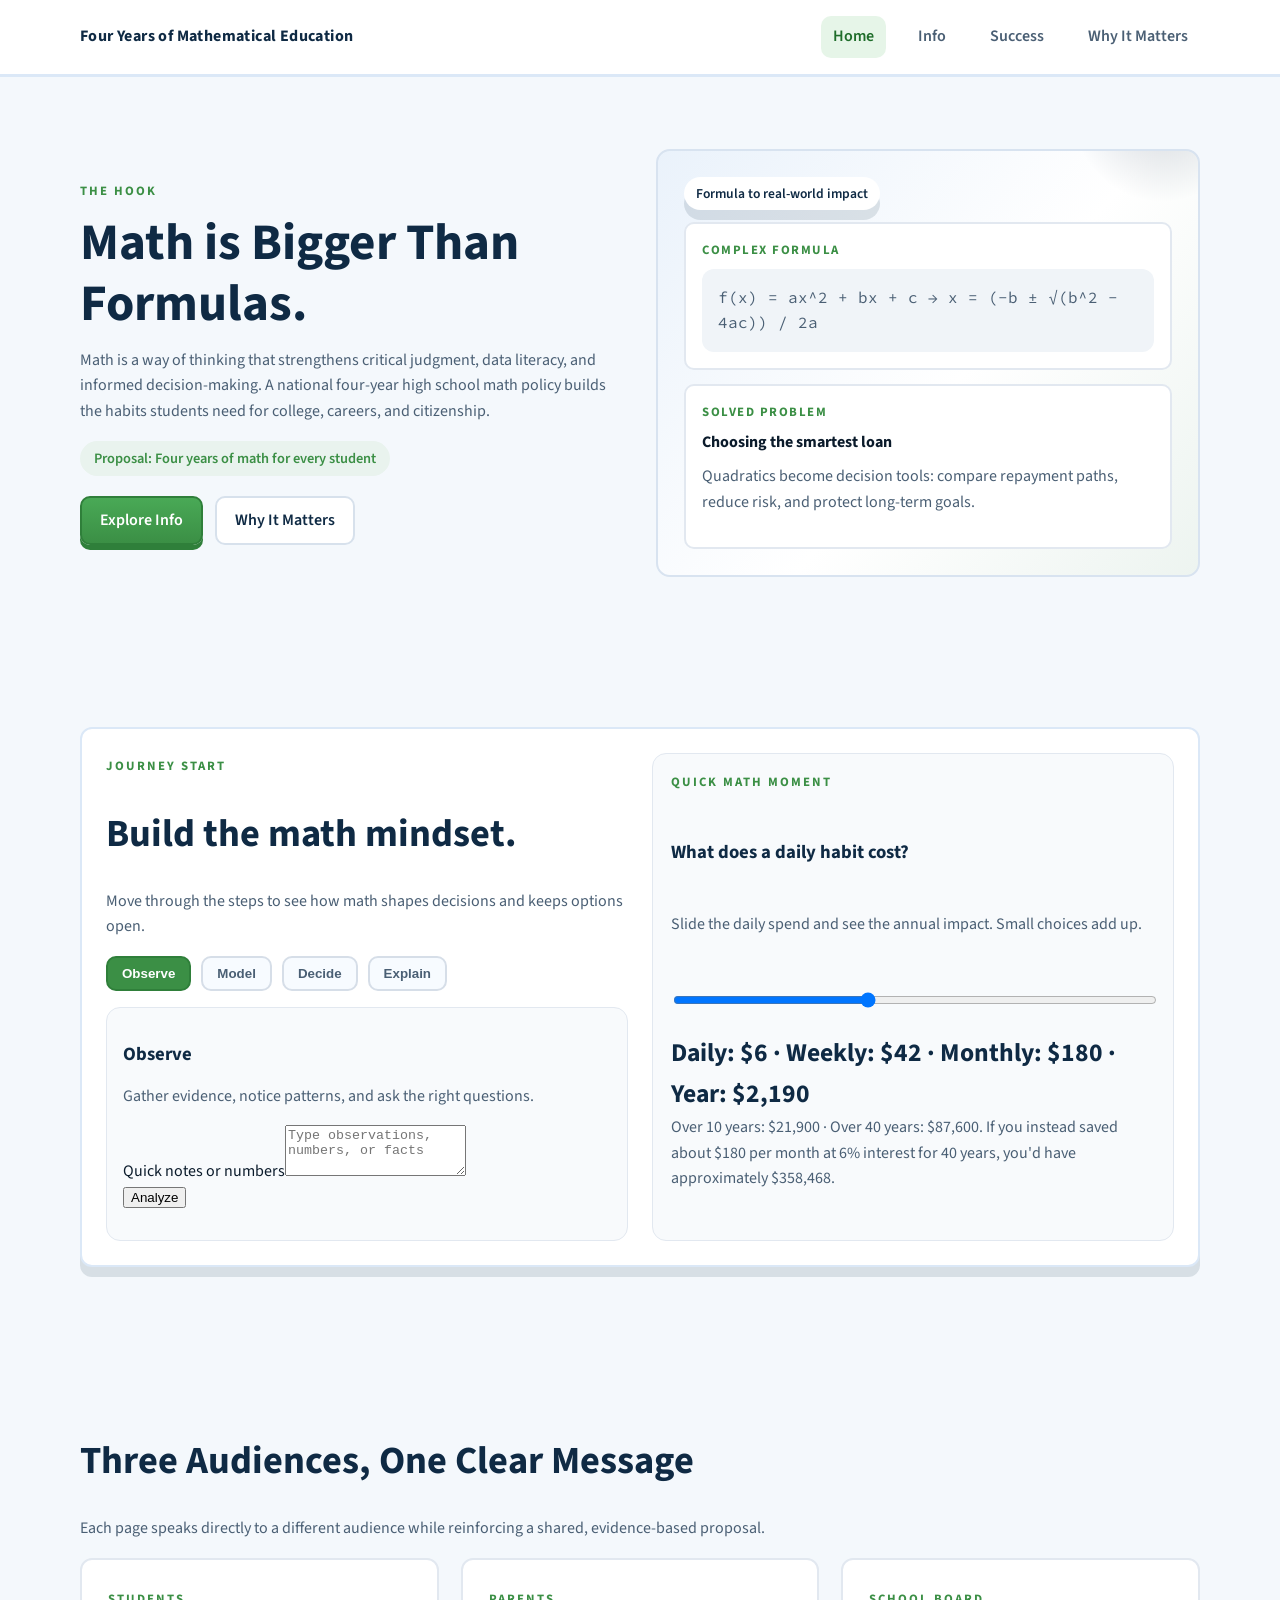
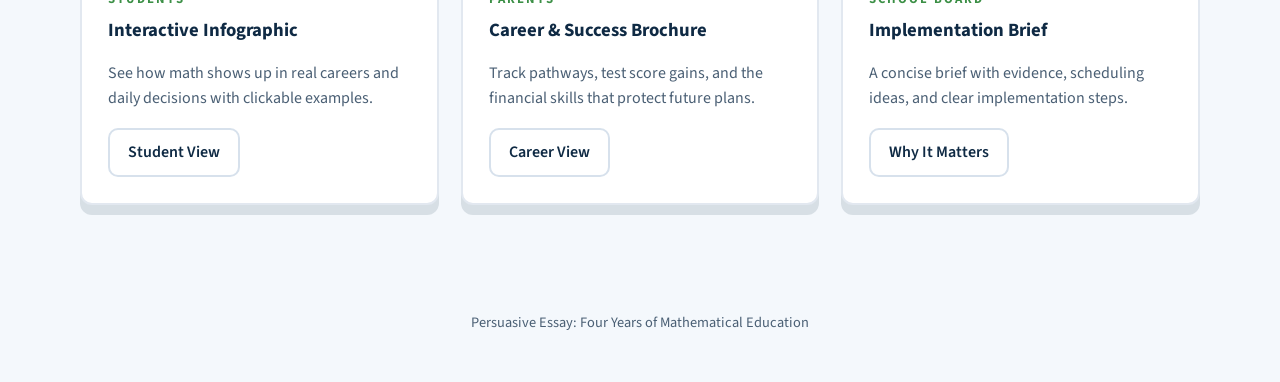
<file: index.html>
<!DOCTYPE html>
<html lang="en">
  <head>
    <meta charset="UTF-8" />
    <meta name="viewport" content="width=device-width, initial-scale=1.0" />
    <title>Four Years of Mathematical Education</title>
    <link rel="preconnect" href="https://fonts.googleapis.com" />
    <link rel="preconnect" href="https://fonts.gstatic.com" crossorigin />
    <link
      href="https://fonts.googleapis.com/css2?family=Source+Code+Pro:wght@400;600&family=Source+Sans+3:wght@400;600;700&display=swap"
      rel="stylesheet"
    />
    <link rel="stylesheet" href="assets/style.css" />
  </head>
  <body>
    <a class="skip-link" href="#main">Skip to content</a>
    <nav class="nav">
      <div class="container nav-inner">
        <div class="brand">Four Years of Mathematical Education</div>
        <div class="nav-links" aria-label="Primary">
          <a href="index.html" aria-current="page">Home</a>
          <a href="students.html">Info</a>
          <a href="success.html">Success</a>
          <a href="persuasive-artifact.html">Why It Matters</a>
        </div>
      </div>
    </nav>

    <header class="hero" id="main">
      <div class="container hero-grid">
        <div>
          <div class="eyebrow">The Hook</div>
          <h1>Math is Bigger Than Formulas.</h1>
          <p>
            Math is a way of thinking that strengthens critical judgment, data
            literacy, and informed decision-making. A national four-year high
            school math policy builds the habits students need for college,
            careers, and citizenship.
          </p>
          <div class="badge">Proposal: Four years of math for every student</div>
          <div class="button-group">
            <a class="button" href="students.html">Explore Info</a>
            <a class="button secondary" href="persuasive-artifact.html">Why It Matters</a>
          </div>
        </div>
        <div class="hero-art">
          <span class="chip">Formula to real-world impact</span>
          <div class="tile-stack">
            <div class="tile">
              <span class="tile-label">Complex Formula</span>
              <div class="formula">
                f(x) = ax^2 + bx + c → x = (-b ± √(b^2 - 4ac)) / 2a
              </div>
            </div>
            <div class="tile">
              <span class="tile-label">Solved Problem</span>
              <strong>Choosing the smartest loan</strong>
              <p>
                Quadratics become decision tools: compare repayment paths,
                reduce risk, and protect long-term goals.
              </p>
            </div>
          </div>
        </div>
      </div>
    </header>

    <section class="section">
      <div class="container">
        <div class="card journey">
          <div>
            <span class="eyebrow">Journey Start</span>
            <h2>Build the math mindset.</h2>
            <p>
              Move through the steps to see how math shapes decisions and
              keeps options open.
            </p>
            <div class="stepper" role="tablist">
              <button type="button" data-step="observe">Observe</button>
              <button type="button" data-step="model">Model</button>
              <button type="button" data-step="decide">Decide</button>
              <button type="button" data-step="explain">Explain</button>
            </div>
            <div class="journey-panel">
              <h3 data-step-title></h3>
              <p data-step-text></p>
              <div class="step-workspace" data-step-workspace></div>
            </div>
          </div>
          <div class="slider-card">
            <span class="eyebrow">Quick Math Moment</span>
            <h3>What does a daily habit cost?</h3>
            <p>
              Slide the daily spend and see the annual impact. Small choices
              add up.
            </p>
            <input
              class="range-input"
              type="range"
              min="2"
              max="12"
              step="1"
              value="6"
              data-spend-range
            />
            <div>
              <div class="range-output" data-spend-output></div>
              <p data-spend-caption></p>
            </div>
          </div>
        </div>
      </div>
    </section>

    <section class="section">
      <div class="container">
        <h2>Three Audiences, One Clear Message</h2>
        <p>
          Each page speaks directly to a different audience while reinforcing a
          shared, evidence-based proposal.
        </p>
        <div class="audience-grid">
          <div class="audience-card">
            <span class="eyebrow">Students</span>
            <h3>Interactive Infographic</h3>
            <p>
              See how math shows up in real careers and daily decisions with
              clickable examples.
            </p>
            <a class="button secondary" href="students.html">Student View</a>
          </div>
          <div class="audience-card">
            <span class="eyebrow">Parents</span>
            <h3>Career & Success Brochure</h3>
            <p>
              Track pathways, test score gains, and the financial skills that
              protect future plans.
            </p>
            <a class="button secondary" href="success.html">Career View</a>
          </div>
          <div class="audience-card">
            <span class="eyebrow">School Board</span>
            <h3>Implementation Brief</h3>
            <p>
              A concise brief with evidence, scheduling ideas, and clear
              implementation steps.
            </p>
            <a class="button secondary" href="persuasive-artifact.html">Why It Matters</a>
          </div>
        </div>
      </div>
    </section>

    <footer>
      <div class="container">
        Persuasive Essay: Four Years of Mathematical Education
      </div>
    </footer>

    <script src="assets/app.js"></script>
  </body>
</html>
</file>
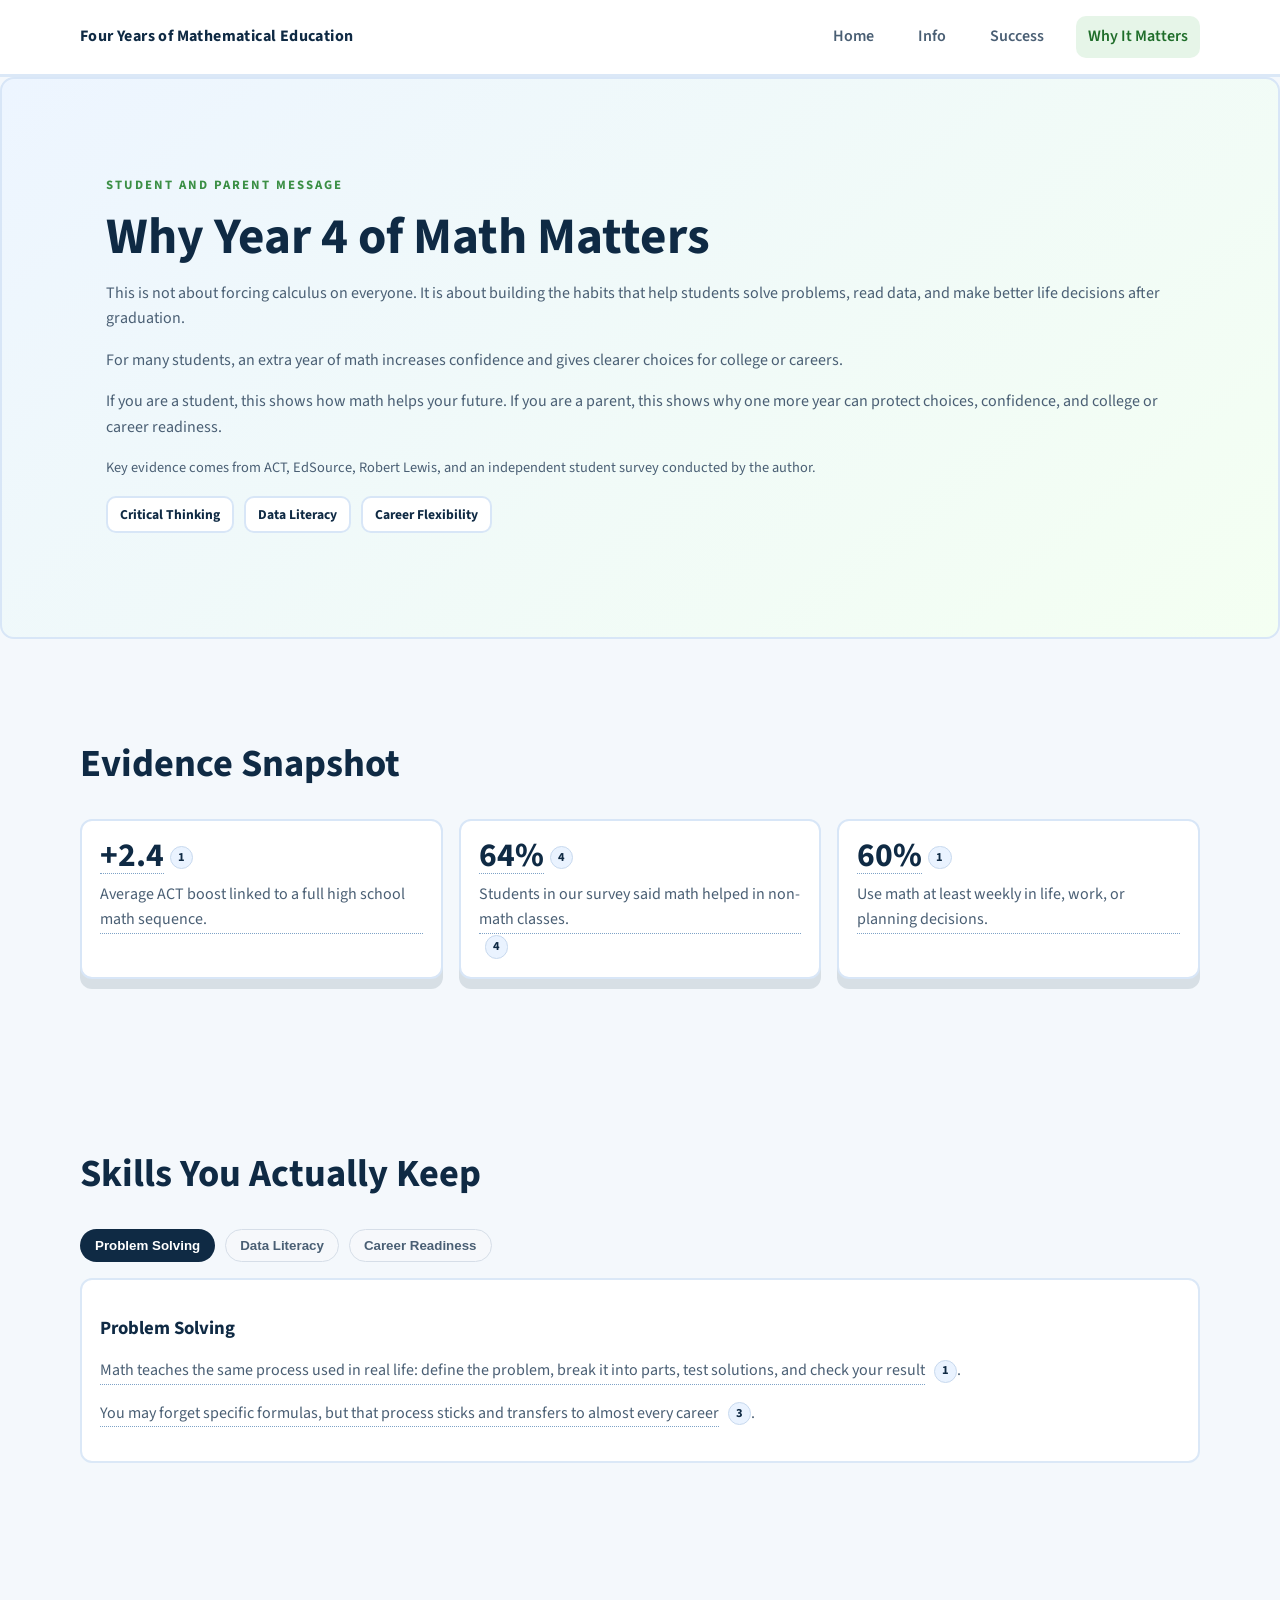
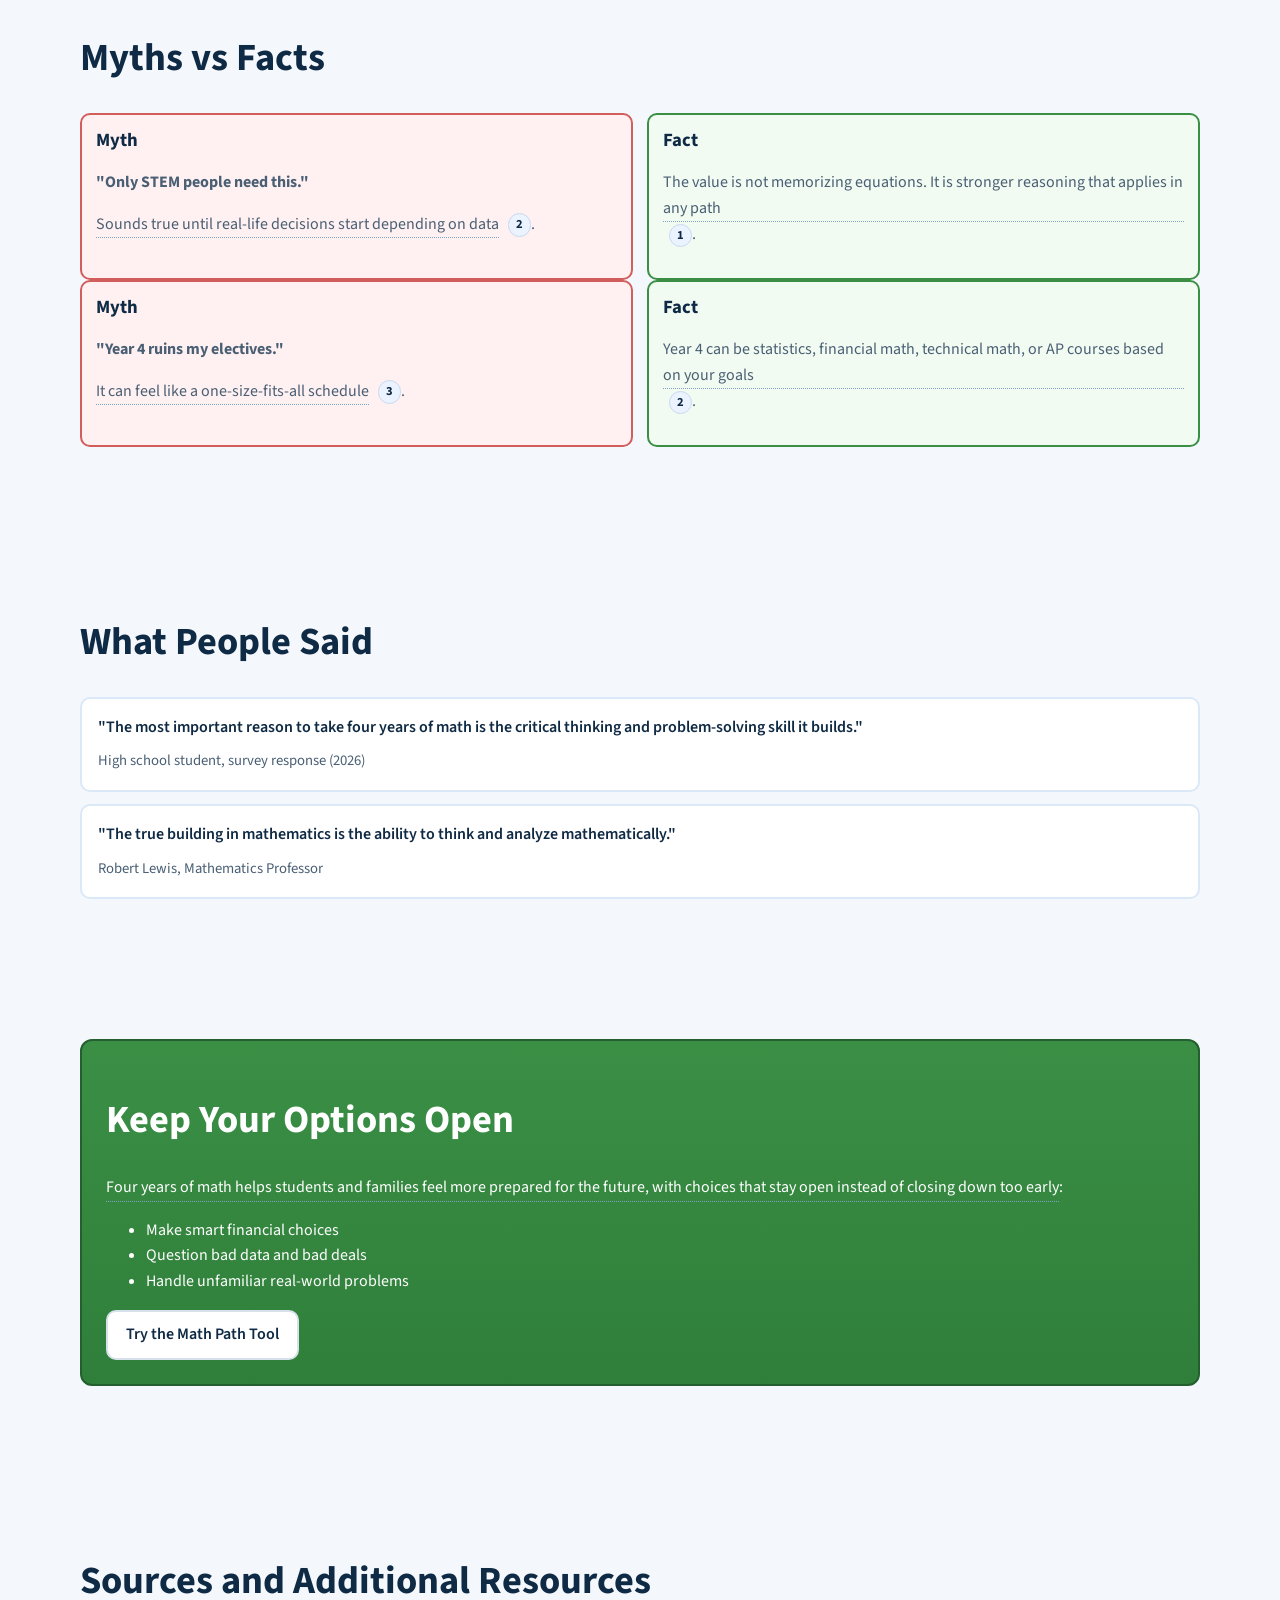
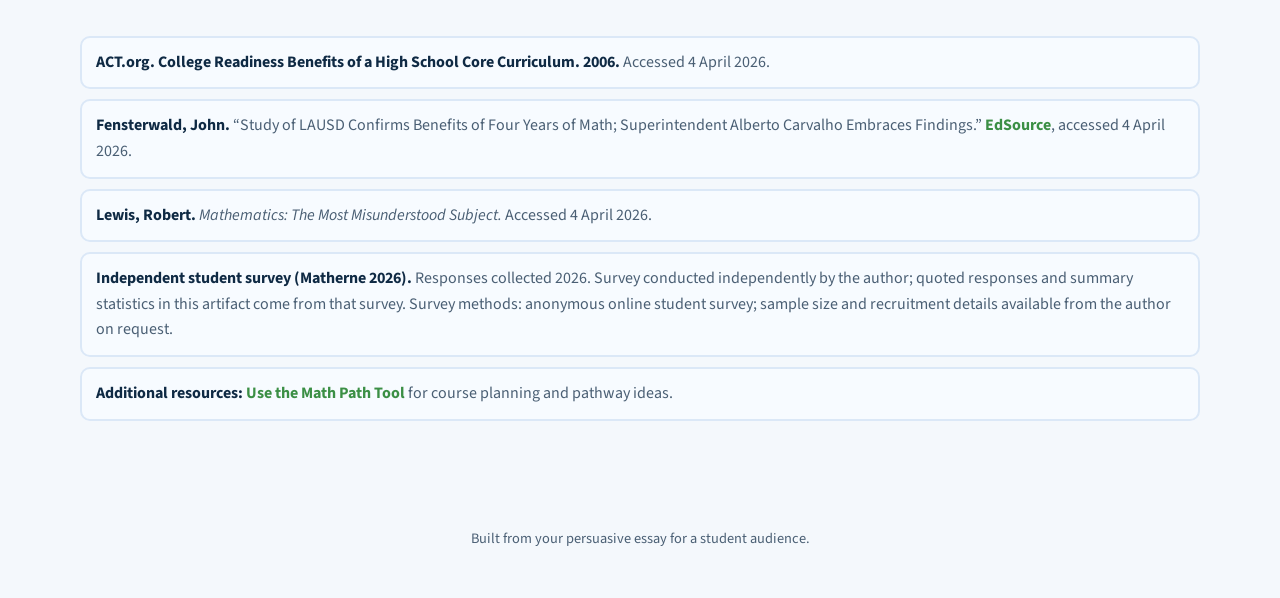
<file: persuasive-artifact.html>
<!DOCTYPE html>
<html lang="en">
  <head>
    <meta charset="UTF-8" />
    <meta name="viewport" content="width=device-width, initial-scale=1.0" />
    <title>Why Your 4th Year of Math Actually Matters | Four Years of Math</title>
    <link rel="preconnect" href="https://fonts.googleapis.com" />
    <link rel="preconnect" href="https://fonts.gstatic.com" crossorigin />
    <link
      href="https://fonts.googleapis.com/css2?family=Source+Sans+3:wght@400;600;700&display=swap"
      rel="stylesheet"
    />
    <link rel="stylesheet" href="assets/style.css" />
    <style>
      .why-hero {
        position: relative;
      }

      .why-hero::before {
        content: "";
        position: absolute;
        inset: 0;
        background: linear-gradient(140deg, #edf5ff, #f4fff2);
        border: 2px solid #d8e6f7;
        border-radius: 14px;
        z-index: -1;
      }

      .why-hero .container {
        padding: 26px;
      }

      .pill-row {
        display: flex;
        flex-wrap: wrap;
        gap: 10px;
        margin-top: 14px;
      }

      .pill {
        display: inline-flex;
        padding: 6px 12px;
        font-weight: 700;
        border-radius: 10px;
        border: 2px solid #d8e6f7;
        background: #ffffff;
        color: var(--navy);
        font-size: 0.85rem;
      }

      .inline-cite {
        display: inline-flex;
        align-items: center;
        justify-content: center;
        min-width: 1.45rem;
        height: 1.45rem;
        margin-left: 6px;
        padding: 0 6px;
        border-radius: 999px;
        background: #eaf3ff;
        border: 1px solid #c8d9ee;
        color: var(--navy);
        font-size: 0.78rem;
        font-weight: 700;
        vertical-align: middle;
      }

      .inline-cite a {
        color: inherit;
        text-decoration: none;
      }

      .source-note {
        margin-top: 8px;
        font-size: 0.9rem;
        color: var(--slate);
      }

      .source-hover {
        position: relative;
        display: inline-block;
        border-bottom: 1px dotted #7fa3c7;
        cursor: help;
      }

      .source-hover:focus-visible {
        outline: 2px solid #9bc1e8;
        outline-offset: 2px;
        border-bottom-color: transparent;
      }

      .source-hover:hover::after,
      .source-hover:focus-visible::after {
        content: attr(data-source-note);
        position: absolute;
        left: 0;
        top: calc(100% + 10px);
        z-index: 5;
        min-width: 220px;
        max-width: 300px;
        padding: 10px 12px;
        border-radius: 10px;
        background: #ffffff;
        border: 2px solid #dbe8f7;
        color: var(--navy);
        box-shadow: 0 14px 28px rgba(15, 42, 68, 0.16);
        font-size: 0.84rem;
        line-height: 1.45;
        white-space: normal;
      }

      .source-hover:hover::before,
      .source-hover:focus-visible::before {
        content: "";
        position: absolute;
        left: 14px;
        top: calc(100% + 4px);
        border: 6px solid transparent;
        border-bottom-color: #dbe8f7;
      }

      .proof-grid {
        display: grid;
        grid-template-columns: repeat(auto-fit, minmax(220px, 1fr));
        gap: 16px;
      }

      .proof-card {
        background: white;
        border: 2px solid #d8e6f7;
        border-radius: 12px;
        padding: 18px;
        box-shadow: var(--shadow);
      }

      .proof-card strong {
        display: block;
        font-size: 2.1rem;
        color: var(--navy);
        line-height: 1;
        margin-bottom: 8px;
      }

      .proof-card p {
        margin-bottom: 0;
      }

      .tab-buttons {
        margin-top: 10px;
      }

      .tab-panel {
        display: none;
        border: 2px solid #dbe8f7;
        border-radius: 12px;
        background: #ffffff;
        padding: 18px;
      }

      .tab-panel.active {
        display: block;
      }

      .career-grid {
        display: grid;
        grid-template-columns: repeat(auto-fit, minmax(220px, 1fr));
        gap: 14px;
      }

      .career-box {
        border: 2px solid #dbe8f7;
        border-radius: 10px;
        background: #f7fbff;
        padding: 14px;
      }

      .career-box h4 {
        margin: 0 0 8px;
        color: var(--navy);
      }

      .myth-fact-grid {
        display: grid;
        grid-template-columns: 1fr 1fr;
        gap: 14px;
      }

      .myth-card,
      .fact-card {
        border-radius: 10px;
        padding: 14px;
        border: 2px solid;
      }

      .myth-card {
        border-color: #d15d5d;
        background: #fff1f1;
      }

      .fact-card {
        border-color: #3b8f45;
        background: #f1fbf2;
      }

      .myth-card h3,
      .fact-card h3 {
        margin-top: 0;
      }

      .quote-wall {
        display: grid;
        gap: 12px;
      }

      .quote-box {
        border: 2px solid #dbe8f7;
        border-radius: 10px;
        background: #ffffff;
        padding: 16px;
      }

      .quote-box blockquote {
        margin: 0 0 8px;
        color: var(--navy);
        font-weight: 600;
      }

      .quote-box cite {
        color: var(--slate);
        font-style: normal;
        font-size: 0.92rem;
      }

      .cta-panel {
        border: 2px solid #245f30;
        background: linear-gradient(180deg, #3b8f45, #2f7f3a);
        border-radius: 12px;
        color: white;
        padding: 24px;
      }

      .cta-panel h2,
      .cta-panel p,
      .cta-panel li {
        color: white;
      }

      .sources-list {
        display: grid;
        gap: 10px;
      }

      .source-row {
        border: 2px solid #dbe8f7;
        border-radius: 10px;
        background: #f7fbff;
        padding: 12px 14px;
        color: var(--slate);
      }

      .source-row strong {
        color: var(--navy);
      }

      .source-row a {
        color: var(--forest);
        font-weight: 700;
      }

      @media (max-width: 820px) {
        .myth-fact-grid {
          grid-template-columns: 1fr;
        }
      }
    </style>
  </head>
  <body>
    <nav class="nav">
      <div class="container nav-inner">
        <div class="brand">Four Years of Mathematical Education</div>
        <div class="nav-links" aria-label="Primary">
          <a href="index.html">Home</a>
          <a href="students.html">Info</a>
          <a href="success.html">Success</a>
          <a href="persuasive-artifact.html" aria-current="page">Why It Matters</a>
        </div>
      </div>
    </nav>

    <header class="hero why-hero">
      <div class="container">
        <div class="eyebrow">Student and Parent Message</div>
        <h1>Why Year 4 of Math Matters</h1>
        <p>
          This is not about forcing calculus on everyone. It is about building the habits that help students solve problems, read data, and make better life decisions after graduation.
        </p>
        <p>
          For many students, an extra year of math increases confidence and gives clearer choices for college or careers.
        </p>
        <p>
          If you are a student, this shows how math helps your future. If you are a parent, this shows why one more year can protect choices, confidence, and college or career readiness.
        </p>
        <p class="source-note">
          Key evidence comes from ACT, EdSource, Robert Lewis, and an independent student survey conducted by the author.
        </p>
        <div class="pill-row">
          <span class="pill">Critical Thinking</span>
          <span class="pill">Data Literacy</span>
          <span class="pill">Career Flexibility</span>
        </div>
      </div>
    </header>

    <section class="section">
      <div class="container">
        <h2>Evidence Snapshot</h2>
        <div class="proof-grid">
          <article class="proof-card">
            <strong><span class="source-hover" tabindex="0" data-source-note="ACT.org says a full core curriculum is linked to stronger readiness outcomes.">+2.4</span><span class="inline-cite"><a href="#source-act">1</a></span></strong>
            <p><span class="source-hover" tabindex="0" data-source-note="ACT.org reports an average ACT gain linked to completing the full math sequence.">Average ACT boost linked to a full high school math sequence.</span></p>
          </article>
          <article class="proof-card">
            <strong><span class="source-hover" tabindex="0" data-source-note="Survey results and Lewis’s argument both support math as a transferable skill.">64%</span><span class="inline-cite"><a href="#source-survey">4</a></span></strong>
            <p><span class="source-hover" tabindex="0" data-source-note="Survey responses show students noticing math in classes beyond math itself.">Students in our survey said math helped in non-math classes.</span> <span class="inline-cite"><a href="#source-survey">4</a></span></p>
          </article>
          <article class="proof-card">
            <strong><span class="source-hover" tabindex="0" data-source-note="ACT research and the EdSource study both point to regular real-world use of math.">60%</span><span class="inline-cite"><a href="#source-act">1</a></span></strong>
            <p><span class="source-hover" tabindex="0" data-source-note="Math shows up weekly in life, work, and planning decisions.">Use math at least weekly in life, work, or planning decisions.</span></p>
          </article>
        </div>
      </div>
    </section>

    <section class="section">
      <div class="container">
        <h2>Skills You Actually Keep</h2>
        <div class="tab-buttons" role="tablist" aria-label="Skill tabs">
          <button type="button" class="active" data-why-tab="thinking">Problem Solving</button>
          <button type="button" data-why-tab="data">Data Literacy</button>
          <button type="button" data-why-tab="career">Career Readiness</button>
        </div>

        <div class="tab-panel active" data-why-panel="thinking">
          <h3>Problem Solving</h3>
          <p>
            <span class="source-hover" tabindex="0" data-source-note="ACT’s readiness research supports math as practice for problem solving and decision-making.">Math teaches the same process used in real life: define the problem, break it into parts, test solutions, and check your result</span> <span class="inline-cite"><a href="#source-act">1</a></span>.
          </p>
          <p>
            <span class="source-hover" tabindex="0" data-source-note="Lewis emphasizes reasoning over memorization, which is why the process matters long-term.">You may forget specific formulas, but that process sticks and transfers to almost every career</span> <span class="inline-cite"><a href="#source-lewis">3</a></span>.
          </p>
        </div>

        <div class="tab-panel" data-why-panel="data">
          <h3>Data Literacy</h3>
          <p>
            <span class="source-hover" tabindex="0" data-source-note="The EdSource report on LAUSD points to stronger readiness when students complete four years of math.">Graphs, percentages, and trends show up everywhere. Four years of math helps you spot bad claims before they cost you money or time</span> <span class="inline-cite"><a href="#source-fensterwald">2</a></span>.
          </p>
          <ul>
            <li>Catch misleading charts</li>
            <li>Understand interest and loans</li>
            <li>Compare options with evidence</li>
          </ul>
        </div>

        <div class="tab-panel" data-why-panel="career">
          <h3>Career Readiness</h3>
          <div class="career-grid">
            <article class="career-box">
              <h4>Business</h4>
              <p><span class="source-hover" tabindex="0" data-source-note="ACT’s readiness work ties core math to practical decision-making skills.">Budgets, margins, and risk decisions all need math thinking</span> <span class="inline-cite"><a href="#source-act">1</a></span>.</p>
            </article>
            <article class="career-box">
              <h4>Healthcare</h4>
              <p><span class="source-hover" tabindex="0" data-source-note="Lewis argues that mathematical reasoning matters in everyday and professional settings.">Data interpretation and dosage math affect real outcomes</span> <span class="inline-cite"><a href="#source-lewis">3</a></span>.</p>
            </article>
            <article class="career-box">
              <h4>Trades</h4>
              <p><span class="source-hover" tabindex="0" data-source-note="The LAUSD study highlights applied math as useful for future readiness and flexibility.">Measurements, estimates, and planning drive quality work</span> <span class="inline-cite"><a href="#source-fensterwald">2</a></span>.</p>
            </article>
            <article class="career-box">
              <h4>Creative Fields</h4>
              <p><span class="source-hover" tabindex="0" data-source-note="Lewis’s argument also supports math as a tool for noticing patterns and structure.">Proportion, structure, and pattern are everywhere in design</span> <span class="inline-cite"><a href="#source-lewis">3</a></span>.</p>
            </article>
          </div>
        </div>
      </div>
    </section>

    <section class="section">
      <div class="container">
        <h2>Myths vs Facts</h2>
        <div class="myth-fact-grid">
          <article class="myth-card">
            <h3>Myth</h3>
            <p><strong>"Only STEM people need this."</strong></p>
            <p><span class="source-hover" tabindex="0" data-source-note="Students and families use data in everyday choices, not just STEM courses.">Sounds true until real-life decisions start depending on data</span> <span class="inline-cite"><a href="#source-fensterwald">2</a></span>.</p>
          </article>
          <article class="fact-card">
            <h3>Fact</h3>
            <p><span class="source-hover" tabindex="0" data-source-note="ACT links core coursework to readiness beyond a single class or subject.">The value is not memorizing equations. It is stronger reasoning that applies in any path</span> <span class="inline-cite"><a href="#source-act">1</a></span>.</p>
          </article>
        </div>
        <div class="myth-fact-grid">
          <article class="myth-card">
            <h3>Myth</h3>
            <p><strong>"Year 4 ruins my electives."</strong></p>
            <p><span class="source-hover" tabindex="0" data-source-note="A flexible fourth year can be built around the student, not against the student.">It can feel like a one-size-fits-all schedule</span> <span class="inline-cite"><a href="#source-lewis">3</a></span>.</p>
          </article>
          <article class="fact-card">
            <h3>Fact</h3>
            <p><span class="source-hover" tabindex="0" data-source-note="The EdSource article describes flexible four-year math options and student readiness benefits.">Year 4 can be statistics, financial math, technical math, or AP courses based on your goals</span> <span class="inline-cite"><a href="#source-fensterwald">2</a></span>.</p>
          </article>
        </div>
      </div>
    </section>

    <section class="section">
      <div class="container">
        <h2>What People Said</h2>
        <div class="quote-wall">
          <article class="quote-box">
            <blockquote>
              "The most important reason to take four years of math is the critical thinking and problem-solving skill it builds."
            </blockquote>
            <cite>High school student, survey response (2026)</cite>
          </article>
          <article class="quote-box">
            <blockquote>
              "The true building in mathematics is the ability to think and analyze mathematically."
            </blockquote>
            <cite>Robert Lewis, Mathematics Professor</cite>
          </article>
        </div>
      </div>
    </section>

    <section class="section">
      <div class="container">
        <div class="cta-panel">
          <h2>Keep Your Options Open</h2>
          <p><span class="source-hover" tabindex="0" data-source-note="Students and families want future options to stay open, not shrink too early.">Four years of math helps students and families feel more prepared for the future, with choices that stay open instead of closing down too early</span>:</p>
          <ul>
            <li>Make smart financial choices</li>
            <li>Question bad data and bad deals</li>
            <li>Handle unfamiliar real-world problems</li>
          </ul>
          <a class="button secondary" href="success.html">Try the Math Path Tool</a>
        </div>
      </div>
    </section>

    <section class="section">
      <div class="container">
        <h2>Sources and Additional Resources</h2>
        <div class="sources-list">
          <div class="source-row" id="source-act">
            <strong>ACT.org. College Readiness Benefits of a High School Core Curriculum. 2006.</strong> Accessed 4 April 2026.
          </div>
          <div class="source-row" id="source-fensterwald">
            <strong>Fensterwald, John.</strong> “Study of LAUSD Confirms Benefits of Four Years of Math; Superintendent Alberto Carvalho Embraces Findings.”
            <a href="https://edsource.org/2023/study-of-lausd-confirms-benefits-of-4-years-of-math-supt-carvalho-embraces-findings/685256" target="_blank" rel="noreferrer">EdSource</a>, accessed 4 April 2026.
          </div>
          <div class="source-row" id="source-lewis">
            <strong>Lewis, Robert.</strong> <em>Mathematics: The Most Misunderstood Subject.</em> Accessed 4 April 2026.
          </div>
          <div class="source-row" id="source-survey">
            <strong>Independent student survey (Matherne 2026).</strong> Responses collected 2026. Survey conducted independently by the author; quoted responses and summary statistics in this artifact come from that survey. Survey methods: anonymous online student survey; sample size and recruitment details available from the author on request.
          </div>
          <div class="source-row">
            <strong>Additional resources:</strong> <a href="success.html">Use the Math Path Tool</a> for course planning and pathway ideas.
          </div>
        </div>
      </div>
    </section>

    <footer>
      <div class="container">Built from your persuasive essay for a student audience.</div>
    </footer>

    <script>
      const whyTabButtons = Array.from(document.querySelectorAll("[data-why-tab]"));
      const whyTabPanels = Array.from(document.querySelectorAll("[data-why-panel]"));

      function setWhyTab(tabName) {
        whyTabButtons.forEach((button) => {
          button.classList.toggle("active", button.dataset.whyTab === tabName);
        });

        whyTabPanels.forEach((panel) => {
          panel.classList.toggle("active", panel.dataset.whyPanel === tabName);
        });
      }

      whyTabButtons.forEach((button) => {
        button.addEventListener("click", () => {
          setWhyTab(button.dataset.whyTab);
        });
      });
    </script>
  </body>
</html>
</file>
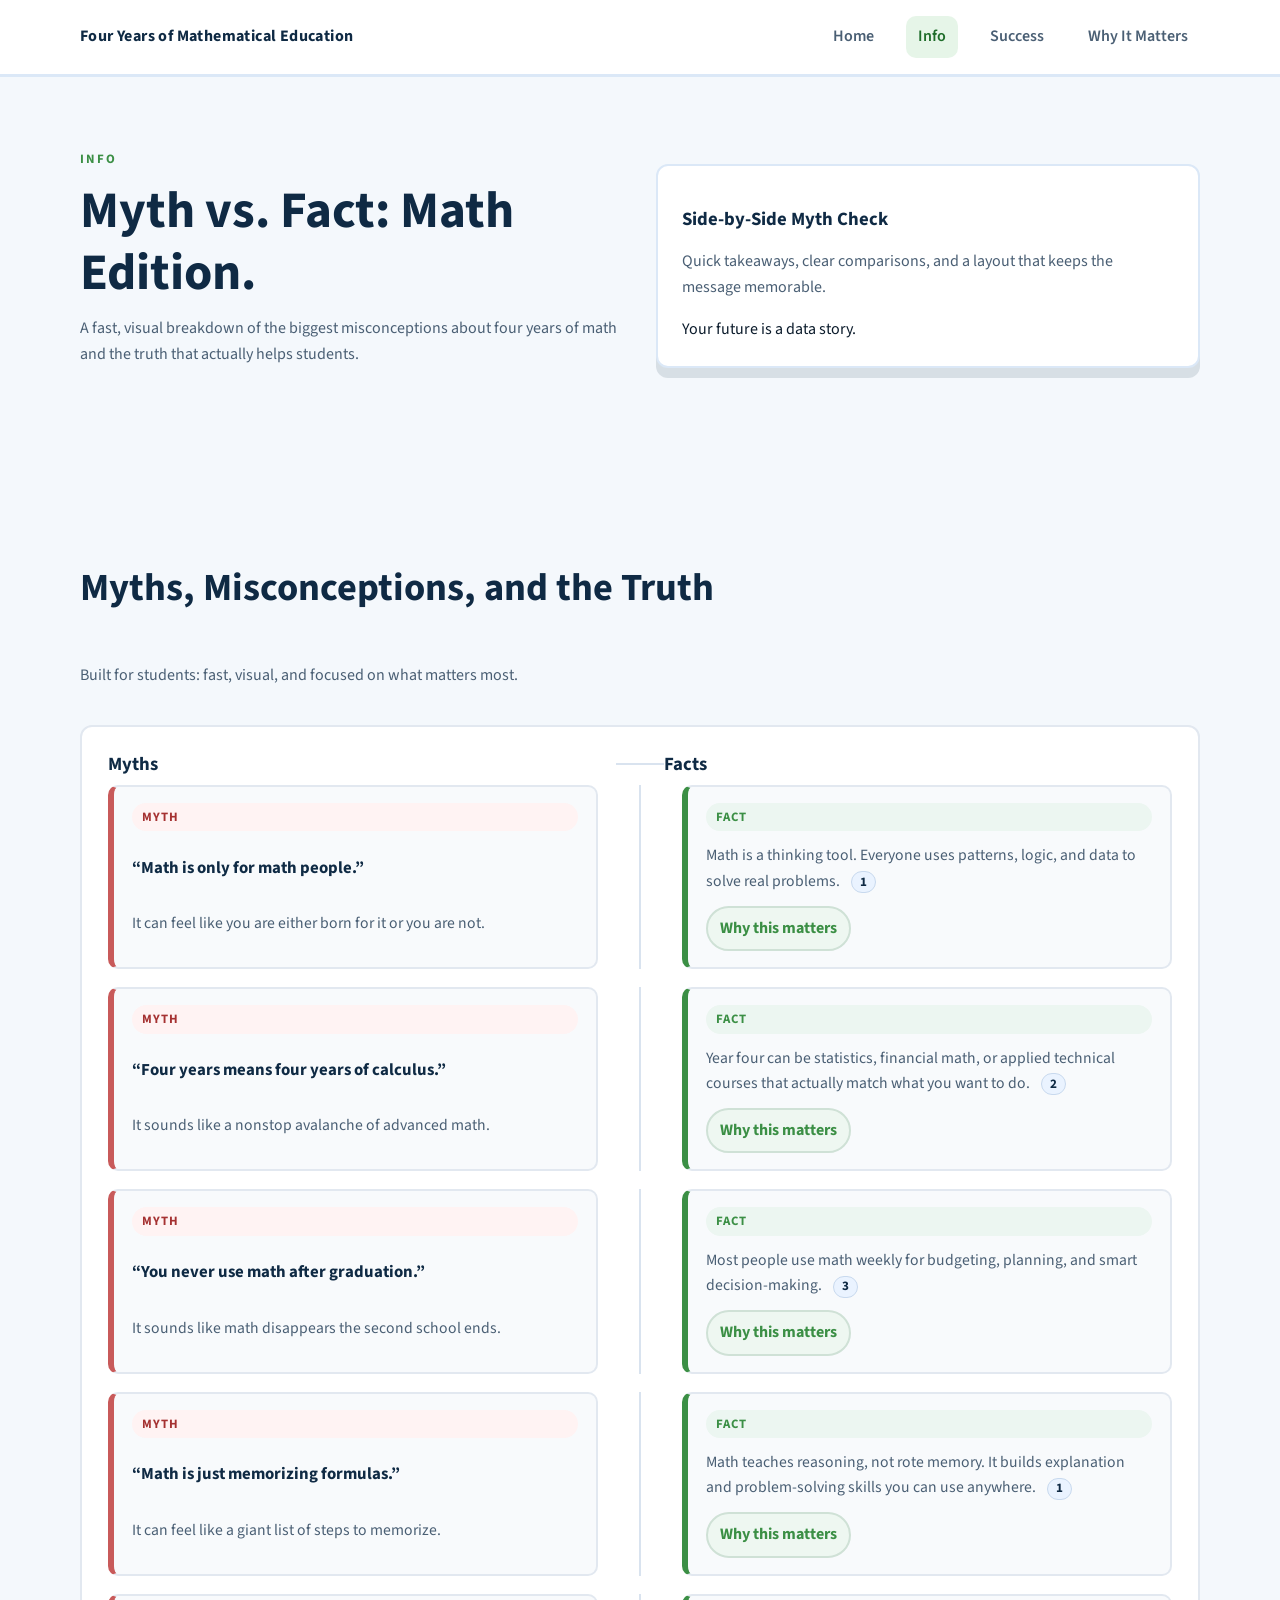
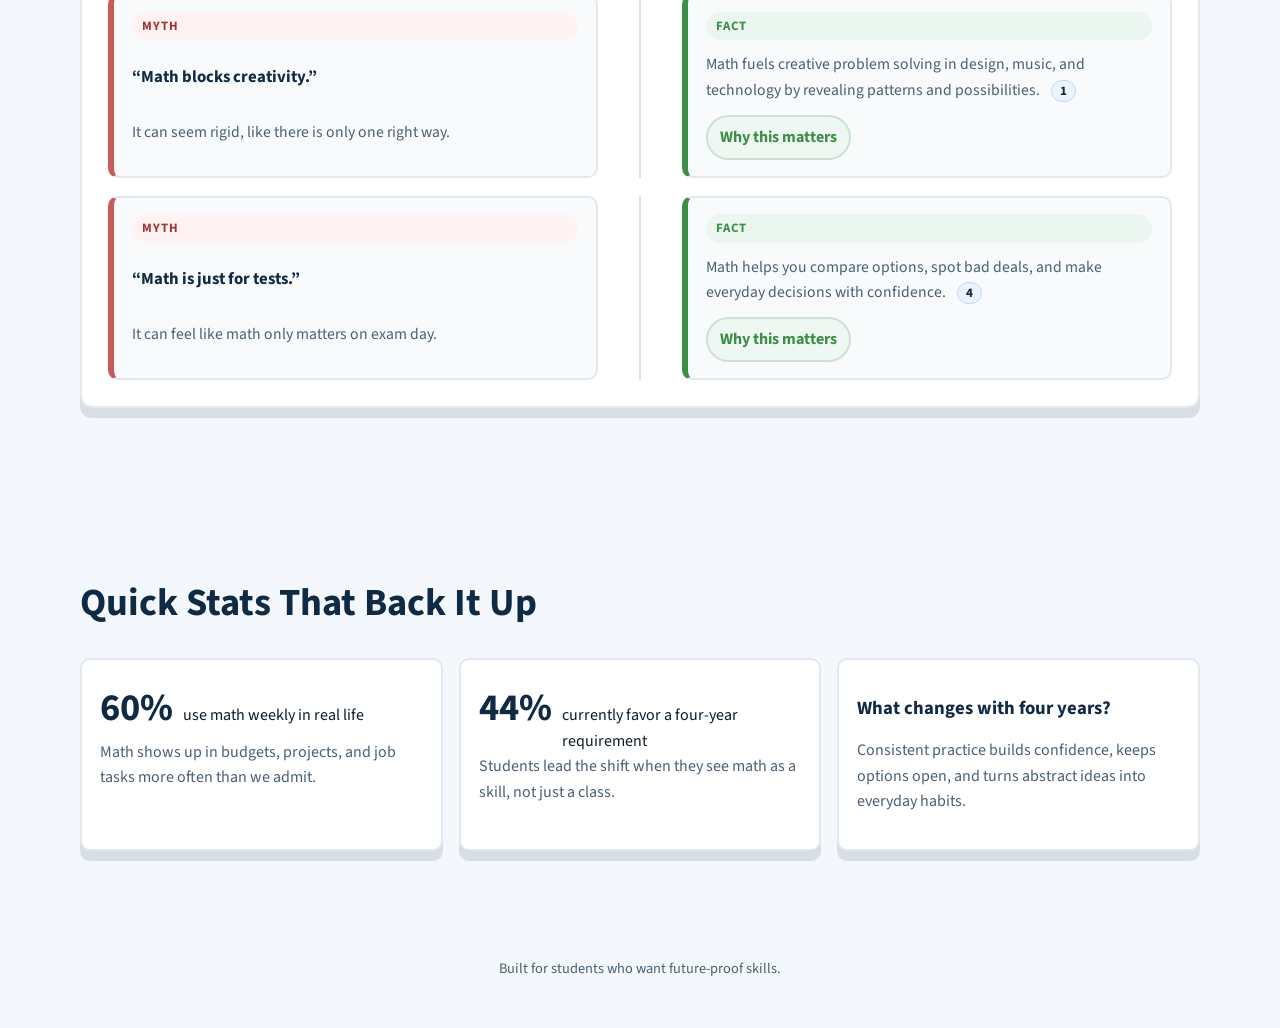
<file: students.html>
<!DOCTYPE html>
<html lang="en">
  <head>
    <meta charset="UTF-8" />
    <meta name="viewport" content="width=device-width, initial-scale=1.0" />
    <title>Info | Four Years of Math</title>
    <link rel="preconnect" href="https://fonts.googleapis.com" />
    <link rel="preconnect" href="https://fonts.gstatic.com" crossorigin />
    <link
      href="https://fonts.googleapis.com/css2?family=Source+Sans+3:wght@400;600;700&display=swap"
      rel="stylesheet"
    />
    <link rel="stylesheet" href="assets/style.css" />
  </head>
  <body>
    <a class="skip-link" href="#main">Skip to content</a>
    <nav class="nav">
      <div class="container nav-inner">
        <div class="brand">Four Years of Mathematical Education</div>
        <div class="nav-links" aria-label="Primary">
          <a href="index.html">Home</a>
          <a href="students.html" aria-current="page">Info</a>
          <a href="success.html">Success</a>
          <a href="persuasive-artifact.html">Why It Matters</a>
        </div>
      </div>
    </nav>

    <header class="hero" id="main">
      <div class="container hero-grid">
        <div>
          <div class="eyebrow">Info</div>
          <h1>Myth vs. Fact: Math Edition.</h1>
          <p>
            A fast, visual breakdown of the biggest misconceptions about four
            years of math and the truth that actually helps students.
          </p>
        </div>
        <div class="card">
          <h3>Side-by-Side Myth Check</h3>
          <p>
            Quick takeaways, clear comparisons, and a layout that keeps the
            message memorable.
          </p>
          <div class="infographic-image">Your future is a data story.</div>
        </div>
      </div>
    </header>

    <section class="section">
      <div class="container infographic">
        <h2>Myths, Misconceptions, and the Truth</h2>
        <p>
          Built for students: fast, visual, and focused on what matters most.
        </p>
        <div class="infographic-board">
          <div class="infographic-header">
            <h3>Myths</h3>
            <div class="infographic-divider" aria-hidden="true"></div>
            <h3>Facts</h3>
          </div>
          <div class="infographic-columns">
            <div class="infographic-row">
              <div class="myth-block">
                <span class="myth">Myth</span>
                <h3>“Math is only for math people.”</h3>
                <p>It can feel like you are either born for it or you are not.</p>
              </div>
              <div class="fact-block">
                <span class="fact">Fact</span>
                <p>
                  Math is a thinking tool. Everyone uses patterns, logic, and data
                  to solve real problems.
                  <a class="source-ref" href="persuasive-artifact.html#source-lewis">1</a>
                </p>
                <button
                  type="button"
                  class="fact-toggle"
                  data-fact-toggle
                  aria-expanded="false"
                  aria-controls="fact-note-1"
                >
                  Why this matters
                </button>
                <p id="fact-note-1" class="fact-note" hidden>
                  This matters because every field needs problem solving, not just
                  advanced formulas.
                </p>
              </div>
            </div>

            <div class="infographic-row">
              <div class="myth-block">
                <span class="myth">Myth</span>
                <h3>“Four years means four years of calculus.”</h3>
                <p>It sounds like a nonstop avalanche of advanced math.</p>
              </div>
              <div class="fact-block">
                <span class="fact">Fact</span>
                <p>
                  Year four can be statistics, financial math, or applied technical
                  courses that actually match what you want to do.
                  <a class="source-ref" href="persuasive-artifact.html#source-fensterwald">2</a>
                </p>
                <button
                  type="button"
                  class="fact-toggle"
                  data-fact-toggle
                  aria-expanded="false"
                  aria-controls="fact-note-2"
                >
                  Why this matters
                </button>
                <p id="fact-note-2" class="fact-note" hidden>
                  This matters because the right fourth-year class should match your
                  goals, not a single track.
                </p>
              </div>
            </div>

            <div class="infographic-row">
              <div class="myth-block">
                <span class="myth">Myth</span>
                <h3>“You never use math after graduation.”</h3>
                <p>It sounds like math disappears the second school ends.</p>
              </div>
              <div class="fact-block">
                <span class="fact">Fact</span>
                <p>
                  Most people use math weekly for budgeting, planning, and smart
                  decision-making.
                  <a class="source-ref" href="persuasive-artifact.html#source-act">3</a>
                </p>
                <button
                  type="button"
                  class="fact-toggle"
                  data-fact-toggle
                  aria-expanded="false"
                  aria-controls="fact-note-3"
                >
                  Why this matters
                </button>
                <p id="fact-note-3" class="fact-note" hidden>
                  This matters because small choices like budgeting and comparing
                  plans show up all the time.
                </p>
              </div>
            </div>

            <div class="infographic-row">
              <div class="myth-block">
                <span class="myth">Myth</span>
                <h3>“Math is just memorizing formulas.”</h3>
                <p>It can feel like a giant list of steps to memorize.</p>
              </div>
              <div class="fact-block">
                <span class="fact">Fact</span>
                <p>
                  Math teaches reasoning, not rote memory. It builds explanation
                  and problem-solving skills you can use anywhere.
                  <a class="source-ref" href="persuasive-artifact.html#source-lewis">1</a>
                </p>
                <button
                  type="button"
                  class="fact-toggle"
                  data-fact-toggle
                  aria-expanded="false"
                  aria-controls="fact-note-4"
                >
                  Why this matters
                </button>
                <p id="fact-note-4" class="fact-note" hidden>
                  This matters because explaining your thinking is part of almost
                  every job.
                </p>
              </div>
            </div>

            <div class="infographic-row">
              <div class="myth-block">
                <span class="myth">Myth</span>
                <h3>“Math blocks creativity.”</h3>
                <p>It can seem rigid, like there is only one right way.</p>
              </div>
              <div class="fact-block">
                <span class="fact">Fact</span>
                <p>
                  Math fuels creative problem solving in design, music, and
                  technology by revealing patterns and possibilities.
                  <a class="source-ref" href="persuasive-artifact.html#source-lewis">1</a>
                </p>
                <button
                  type="button"
                  class="fact-toggle"
                  data-fact-toggle
                  aria-expanded="false"
                  aria-controls="fact-note-5"
                >
                  Why this matters
                </button>
                <p id="fact-note-5" class="fact-note" hidden>
                  This matters because creative work still depends on patterns,
                  structure, and testing ideas.
                </p>
              </div>
            </div>

            <div class="infographic-row">
              <div class="myth-block">
                <span class="myth">Myth</span>
                <h3>“Math is just for tests.”</h3>
                <p>It can feel like math only matters on exam day.</p>
              </div>
              <div class="fact-block">
                <span class="fact">Fact</span>
                <p>
                  Math helps you compare options, spot bad deals, and make
                  everyday decisions with confidence.
                  <a class="source-ref" href="persuasive-artifact.html#source-survey">4</a>
                </p>
                <button
                  type="button"
                  class="fact-toggle"
                  data-fact-toggle
                  aria-expanded="false"
                  aria-controls="fact-note-6"
                >
                  Why this matters
                </button>
                <p id="fact-note-6" class="fact-note" hidden>
                  This matters because everyday decisions are easier when you can
                  compare options with data.
                </p>
              </div>
            </div>
          </div>
        </div>
      </div>
    </section>

    <section class="section">
      <div class="container">
        <h2>Quick Stats That Back It Up</h2>
        <div class="data-strip">
          <div class="data-card">
            <div class="stat">
              <strong>60%</strong>
              <span>use math weekly in real life</span>
            </div>
            <p>
              Math shows up in budgets, projects, and job tasks more often than we
              admit.
            </p>
          </div>
          <div class="data-card">
            <div class="stat">
              <strong>44%</strong>
              <span>currently favor a four-year requirement</span>
            </div>
            <p>
              Students lead the shift when they see math as a skill, not just a
              class.
            </p>
          </div>
          <div class="data-card">
            <h3>What changes with four years?</h3>
            <p>
              Consistent practice builds confidence, keeps options open, and turns
              abstract ideas into everyday habits.
            </p>
          </div>
        </div>
      </div>
    </section>

    <footer>
      <div class="container">
        Built for students who want future-proof skills.
      </div>
    </footer>

    <script>
      // Preserve toggle behavior for any fact-toggle elements that control an inline note (buttons).
      document.querySelectorAll('.fact-toggle').forEach((el) => {
        const isAnchor = el.tagName.toLowerCase() === 'a' && el.hasAttribute('href');
        const noteId = el.getAttribute('aria-controls');
        if (isAnchor || !noteId) return; // anchors navigate away; buttons with aria-controls keep toggle behavior
        const note = document.getElementById(noteId);
        if (!note) return;
        el.addEventListener('click', (e) => {
          const expanded = el.getAttribute('aria-expanded') === 'true';
          el.setAttribute('aria-expanded', String(!expanded));
          note.hidden = expanded;
          e.preventDefault();
        });
      });
    </script>
  </body>
</html>
</file>
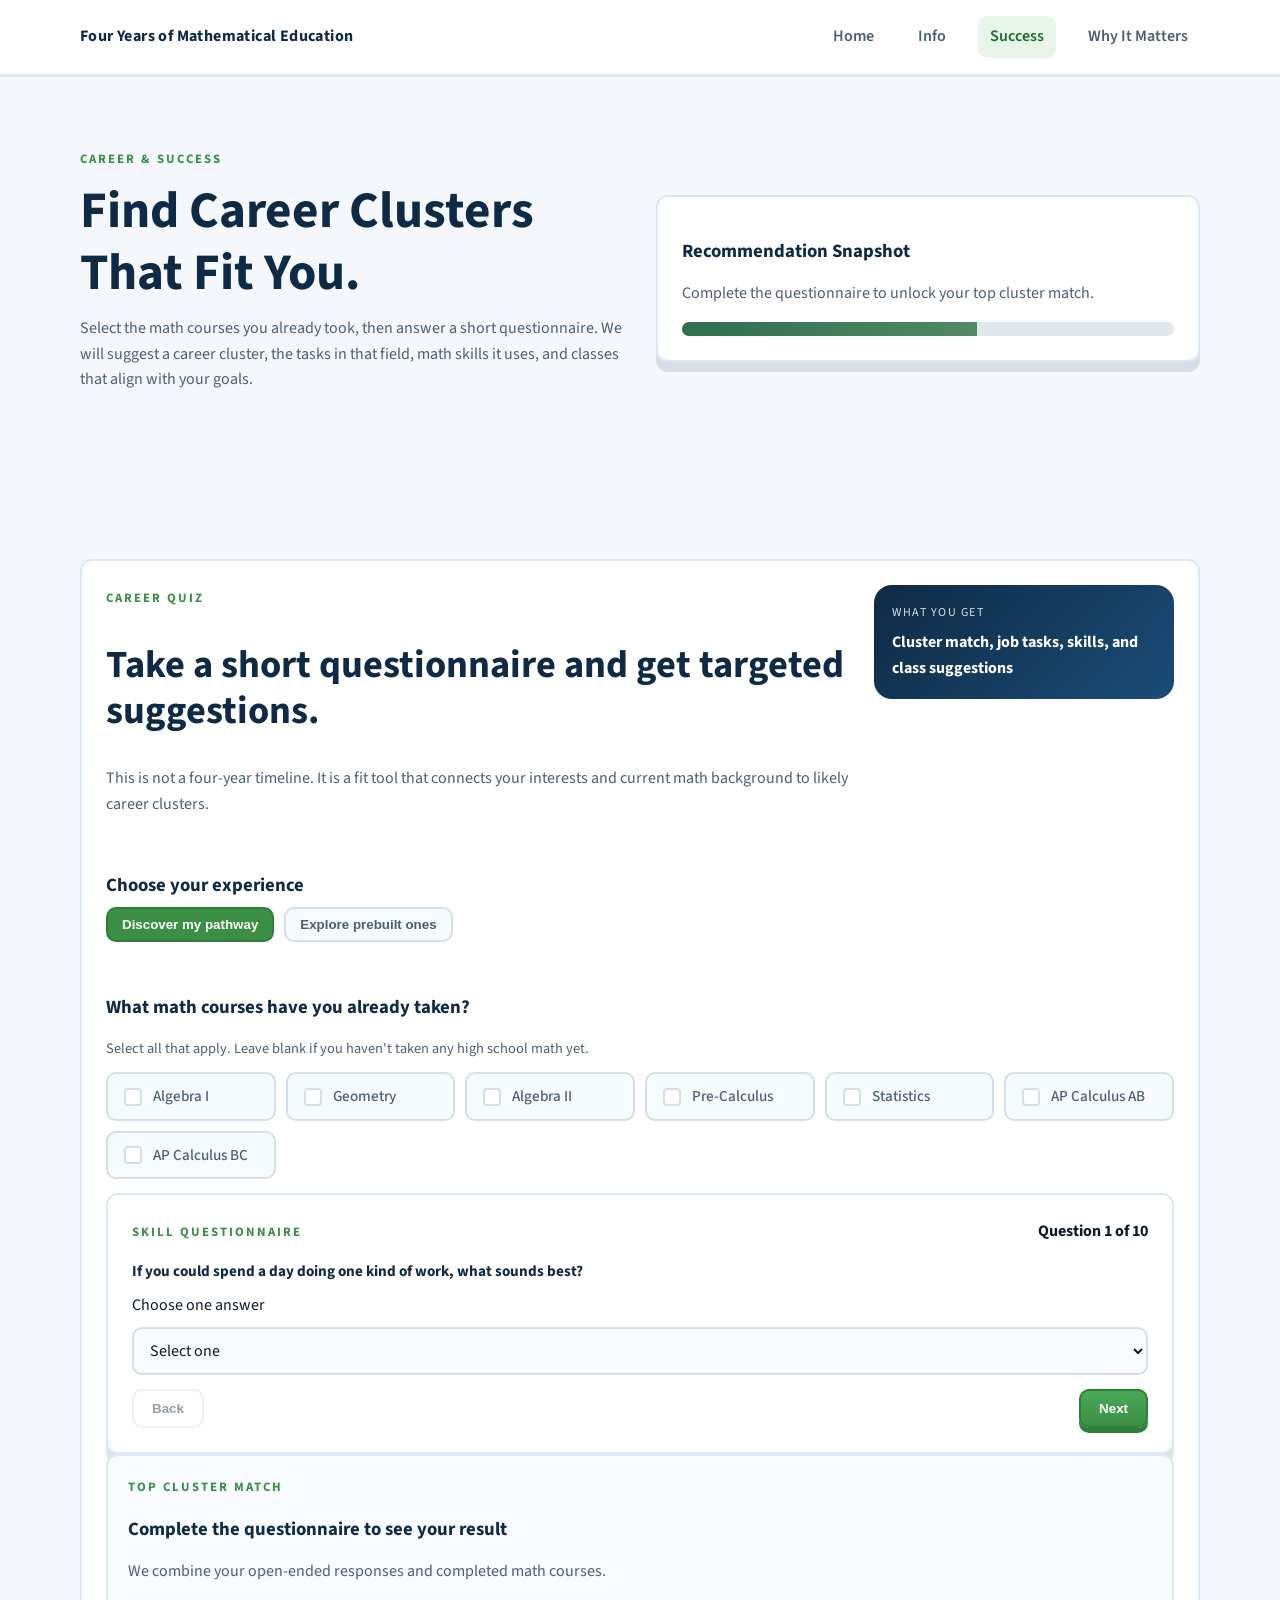
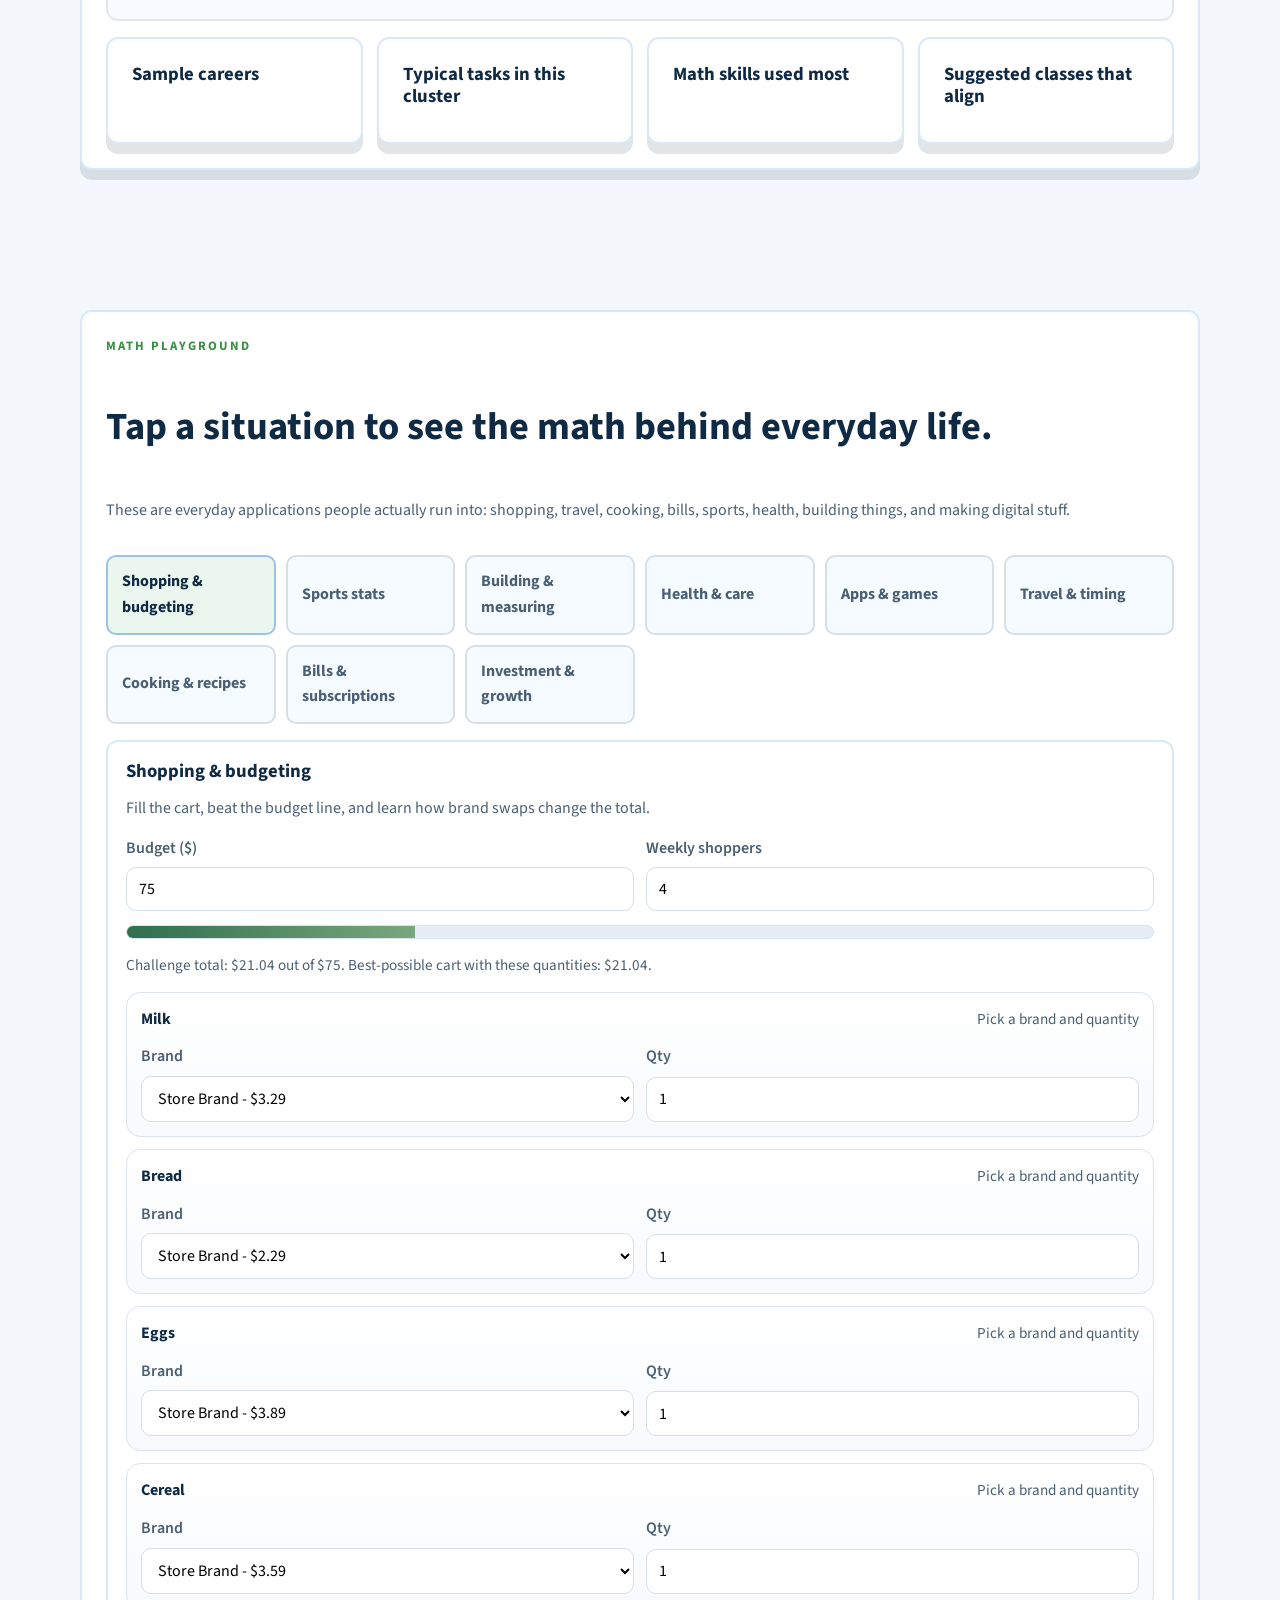
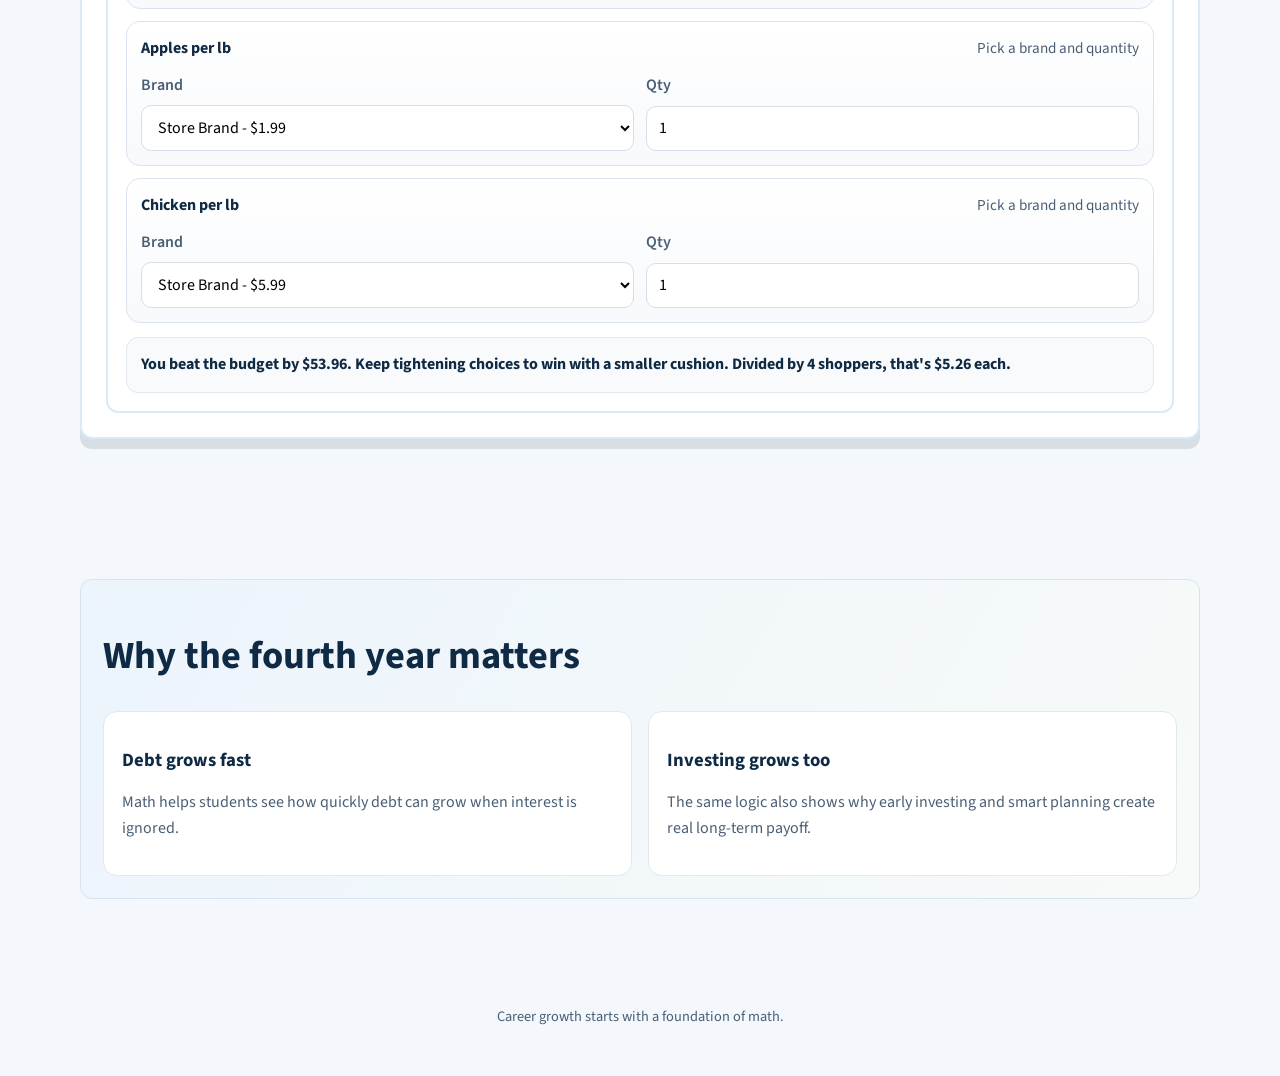
<file: success.html>
<!DOCTYPE html>
<html lang="en">
  <head>
    <meta charset="UTF-8" />
    <meta name="viewport" content="width=device-width, initial-scale=1.0" />
    <title>Career & Success | Four Years of Math</title>
    <link rel="preconnect" href="https://fonts.googleapis.com" />
    <link rel="preconnect" href="https://fonts.gstatic.com" crossorigin />
    <link
      href="https://fonts.googleapis.com/css2?family=Source+Sans+3:wght@400;600;700&display=swap"
      rel="stylesheet"
    />
    <link rel="stylesheet" href="assets/style.css" />
    <script src="https://www.geogebra.org/scripts/deployggb.js"></script>
  </head>
  <body>
    <a class="skip-link" href="#main">Skip to content</a>
    <nav class="nav">
      <div class="container nav-inner">
        <div class="brand">Four Years of Mathematical Education</div>
        <div class="nav-links" aria-label="Primary">
          <a href="index.html">Home</a>
          <a href="students.html">Info</a>
          <a href="success.html" aria-current="page">Success</a>
          <a href="persuasive-artifact.html">Why It Matters</a>
        </div>
      </div>
    </nav>

    <header class="hero" id="main">
      <div class="container hero-grid">
        <div>
          <div class="eyebrow">Career & Success</div>
          <h1>Find Career Clusters That Fit You.</h1>
          <p>
            Select the math courses you already took, then answer a short
            questionnaire. We will suggest a career cluster, the tasks in that
            field, math skills it uses, and classes that align with your goals.
          </p>
        </div>
        <div class="card path-summary">
          <h3>Recommendation Snapshot</h3>
          <p data-path-summary>
            Complete the questionnaire to unlock your top cluster match.
          </p>
          <div class="meter-bar" aria-hidden="true">
            <div class="meter-fill" data-path-progress></div>
          </div>
            
        </div>
      </div>
    </header>

    <section class="section">
      <div class="container">
        <div class="card flow-builder">
          <div class="flow-header">
            <div>
              <span class="eyebrow">Career Quiz</span>
              <h2>Take a short questionnaire and get targeted suggestions.</h2>
              <p>
                This is not a four-year timeline. It is a fit tool that connects
                your interests and current math background to likely career clusters.
              </p>
            </div>
            <div class="flow-chip">
              <span>What you get</span>
              <strong>Cluster match, job tasks, skills, and class suggestions</strong>
            </div>
          </div>

          <div class="flow-controls">
            <div>
              <h3>Choose your experience</h3>
              <div class="toggle-group" role="tablist">
                <button type="button" class="active" data-reco-mode="discover">Discover my pathway</button>
                <button type="button" data-reco-mode="prebuilt">Explore prebuilt ones</button>
              </div>
            </div>
          </div>

          <div data-mode-panel="discover">
            <div>
              <h3>What math courses have you already taken?</h3>
              <p style="color: var(--slate); font-size: 0.9rem; margin-bottom: 12px;">Select all that apply. Leave blank if you haven't taken any high school math yet.</p>
              <div class="course-checklist" role="list">
                <label class="course-check">
                  <input type="checkbox" value="algebra1" data-pathway-course />
                  <span>Algebra I</span>
                </label>
                <label class="course-check">
                  <input type="checkbox" value="geometry" data-pathway-course />
                  <span>Geometry</span>
                </label>
                <label class="course-check">
                  <input type="checkbox" value="algebra2" data-pathway-course />
                  <span>Algebra II</span>
                </label>
                <label class="course-check">
                  <input type="checkbox" value="precalc" data-pathway-course />
                  <span>Pre-Calculus</span>
                </label>
                <label class="course-check">
                  <input type="checkbox" value="stats" data-pathway-course />
                  <span>Statistics</span>
                </label>
                <label class="course-check">
                  <input type="checkbox" value="apcalcab" data-pathway-course />
                  <span>AP Calculus AB</span>
                </label>
                <label class="course-check">
                  <input type="checkbox" value="apcalcbc" data-pathway-course />
                  <span>AP Calculus BC</span>
                </label>
              </div>
            </div>

            <div class="card discover-wizard">
              <div class="discover-header">
                <span class="eyebrow">Skill Questionnaire</span>
                <strong data-discover-step-label>Question 1 of 10</strong>
              </div>

              <div class="discover-question active" data-discover-step="1">
                <p class="quiz-label">If you could spend a day doing one kind of work, what sounds best?</p>
                <label class="question-select">
                  <span>Choose one answer</span>
                  <select data-question-answer="workStyle">
                    <option value="">Select one</option>
                    <option value="trades">Build or repair something practical</option>
                    <option value="stem">Analyze data, formulas, or systems</option>
                    <option value="health">Help people directly and solve care problems</option>
                    <option value="creative">Design, write, or make something original</option>
                  </select>
                </label>
              </div>

              <div class="discover-question" data-discover-step="2">
                <p class="quiz-label">When something is tricky, what do you reach for first?</p>
                <label class="question-select">
                  <span>Choose one answer</span>
                  <select data-question-answer="solveStyle">
                    <option value="">Select one</option>
                    <option value="stem">Numbers, formulas, and patterns</option>
                    <option value="trades">Tools, measurements, and hands-on testing</option>
                    <option value="social">People skills, discussion, and communication</option>
                    <option value="business">Budgets, planning, and decision tradeoffs</option>
                  </select>
                </label>
              </div>

              <div class="discover-question" data-discover-step="3">
                <p class="quiz-label">Which class or project feels strongest for you?</p>
                <label class="question-select">
                  <span>Choose one answer</span>
                  <select data-question-answer="classStrength">
                    <option value="">Select one</option>
                    <option value="stem">Algebra, coding, or science problem solving</option>
                    <option value="health">Statistics, research, or evidence reading</option>
                    <option value="trades">Geometry, shop, or measurement work</option>
                    <option value="creative">Art, writing, design, or presentations</option>
                  </select>
                </label>
              </div>

              <div class="discover-question" data-discover-step="4">
                <p class="quiz-label">If you joined a team, what role would you want?</p>
                <label class="question-select">
                  <span>Choose one answer</span>
                  <select data-question-answer="teamRole">
                    <option value="">Select one</option>
                    <option value="business">The planner who organizes the work</option>
                    <option value="trades">The builder who fixes or makes things</option>
                    <option value="health">The helper who supports people</option>
                    <option value="creative">The designer who presents ideas clearly</option>
                  </select>
                </label>
              </div>

              <div class="discover-question" data-discover-step="5">
                <p class="quiz-label">Which project would you rather lead?</p>
                <label class="question-select">
                  <span>Choose one answer</span>
                  <select data-question-answer="projectType">
                    <option value="">Select one</option>
                    <option value="stem">Building an app, robot, or model</option>
                    <option value="business">Planning a budget or starting a small business</option>
                    <option value="health">Improving a health or wellness project</option>
                    <option value="trades">Building or repairing something with tools</option>
                    <option value="social">Running a survey, campaign, or community project</option>
                  </select>
                </label>
              </div>

              <div class="discover-question" data-discover-step="6">
                <p class="quiz-label">What future job sounds most like you?</p>
                <label class="question-select">
                  <span>Choose one answer</span>
                  <select data-question-answer="futureGoal">
                    <option value="">Select one</option>
                    <option value="stem">Engineer, programmer, or researcher</option>
                    <option value="health">Nurse, therapist, or public health worker</option>
                    <option value="business">Entrepreneur, analyst, or finance worker</option>
                    <option value="trades">Electrician, mechanic, or carpenter</option>
                    <option value="social">Teacher, lawyer, or community organizer</option>
                    <option value="creative">Designer, artist, or content creator</option>
                  </select>
                </label>
              </div>

              <div class="discover-question" data-discover-step="7">
                <p class="quiz-label">How do you prefer to learn new skills?</p>
                <label class="question-select">
                  <span>Choose one answer</span>
                  <select data-question-answer="learningPace">
                    <option value="">Select one</option>
                    <option value="fast">Fast, hands-on practice</option>
                    <option value="steady">Step-by-step and steady practice</option>
                    <option value="reflective">Reading and reflection</option>
                  </select>
                </label>
              </div>

              <div class="discover-question" data-discover-step="8">
                <p class="quiz-label">Do you prefer working mostly indoors, outdoors, or in labs?</p>
                <label class="question-select">
                  <span>Choose one answer</span>
                  <select data-question-answer="environment">
                    <option value="">Select one</option>
                    <option value="indoors">Indoors (offices, studios)</option>
                    <option value="outdoors">Outdoors (site, field)</option>
                    <option value="lab">Labs or technical shops</option>
                  </select>
                </label>
              </div>

              <div class="discover-question" data-discover-step="9">
                <p class="quiz-label">When solving problems, do you prefer working with data, visuals, or people?</p>
                <label class="question-select">
                  <span>Choose one answer</span>
                  <select data-question-answer="dataPreference">
                    <option value="">Select one</option>
                    <option value="data">Numbers and data</option>
                    <option value="visual">Visuals and patterns</option>
                    <option value="people">People and communication</option>
                  </select>
                </label>
              </div>

              <div class="discover-question" data-discover-step="10">
                <p class="quiz-label">Do you prefer structured routines or flexible creative work?</p>
                <label class="question-select">
                  <span>Choose one answer</span>
                  <select data-question-answer="structurePreference">
                    <option value="">Select one</option>
                    <option value="structured">Structured routines and clear steps</option>
                    <option value="flexible">Flexible, creative approaches</option>
                    <option value="mix">A mix of both</option>
                  </select>
                </label>
              </div>

              <div class="discover-nav">
                <button type="button" class="button secondary" data-discover-prev>Back</button>
                <button type="button" class="button" data-discover-next>Next</button>
              </div>
            </div>

            <div class="cluster-layout">
              <div class="flow-outcome">
                <div>
                  <span class="eyebrow">Top cluster match</span>
                  <h3 data-cluster-title>Complete the questionnaire to see your result</h3>
                  <p data-cluster-summary>
                    We combine your open-ended responses and completed math courses.
                  </p>
                </div>
              
              </div>

              <div class="cluster-grid">
                <div class="card cluster-card">
                  <h3>Sample careers</h3>
                  <ul data-cluster-jobs></ul>
                </div>
                <div class="card cluster-card">
                  <h3>Typical tasks in this cluster</h3>
                  <ul data-cluster-tasks></ul>
                </div>
                <div class="card cluster-card">
                  <h3>Math skills used most</h3>
                  <ul data-cluster-skills></ul>
                </div>
                <div class="card cluster-card">
                  <h3>Suggested classes that align</h3>
                  <ul data-cluster-courses></ul>
                </div>
              </div>
            </div>
          </div>

          <div data-mode-panel="prebuilt" hidden>
            <div class="cluster-grid">
              <div class="card cluster-card">
                <h3>STEM / Engineering</h3>
                  <p><strong>Sample careers:</strong> <a href="https://www.bls.gov/ooh/computer-and-information-technology/software-developers.htm" target="_blank" rel="noreferrer">Software Engineer</a>, <a href="https://www.bls.gov/ooh/architecture-and-engineering/mechanical-engineers.htm" target="_blank" rel="noreferrer">Mechanical Engineer</a>, <a href="https://www.bls.gov/ooh/business-and-financial/market-research-analysts.htm" target="_blank" rel="noreferrer">Data Analyst</a></p>
                <p><strong>Required courses:</strong> Algebra I, Geometry, Algebra II</p>
                <p><strong>Math electives:</strong> Pre-Calculus, AP Calculus AB/BC, Statistics</p>
                <ul>
                  <li>Grade 9: Algebra I or Geometry</li>
                  <li>Grade 10: Geometry or Algebra II</li>
                  <li>Grade 11: Pre-Calculus or Statistics</li>
                  <li>Grade 12: AP Calculus, AP Statistics, or Linear Algebra if offered</li>
                </ul>
              </div>

              <div class="card cluster-card">
                <h3>Health / Medical</h3>
                <p><strong>Sample careers:</strong> <a href="https://www.bls.gov/ooh/healthcare/registered-nurses.htm" target="_blank" rel="noreferrer">Nurse</a>, <a href="https://www.bls.gov/ooh/community-and-social-service/health-educators.htm" target="_blank" rel="noreferrer">Public Health Specialist</a>, <a href="https://www.bls.gov/ooh/healthcare/physical-therapists.htm" target="_blank" rel="noreferrer">Physical Therapist</a></p>
                <p><strong>Required courses:</strong> Algebra I, Geometry, Algebra II</p>
                <p><strong>Math electives:</strong> Statistics, Quantitative Reasoning, Medical Math</p>
                <ul>
                  <li>Grade 9: Algebra I or Geometry</li>
                  <li>Grade 10: Geometry or Algebra II</li>
                  <li>Grade 11: Statistics</li>
                  <li>Grade 12: Quantitative Reasoning or Medical Math</li>
                </ul>
              </div>

              <div class="card cluster-card">
                <h3>Business / Finance</h3>
                <p><strong>Sample careers:</strong> <a href="https://www.bls.gov/ooh/business-and-financial/accountants-and-auditors.htm" target="_blank" rel="noreferrer">Accountant</a>, <a href="https://www.bls.gov/ooh/search.htm?query=Entrepreneur" target="_blank" rel="noreferrer">Entrepreneur</a>, <a href="https://www.bls.gov/ooh/business-and-financial/personal-financial-advisors.htm" target="_blank" rel="noreferrer">Financial Planner</a></p>
                <p><strong>Required courses:</strong> Algebra I, Geometry, Algebra II</p>
                <p><strong>Math electives:</strong> Financial Math, Statistics, Consumer Finance</p>
                <ul>
                  <li>Grade 9: Algebra I</li>
                  <li>Grade 10: Geometry</li>
                  <li>Grade 11: Algebra II</li>
                  <li>Grade 12: Financial Math or Statistics</li>
                </ul>
              </div>

              <div class="card cluster-card">
                <h3>Trades / Technical</h3>
                <p><strong>Sample careers:</strong> <a href="https://www.bls.gov/ooh/construction-and-extraction/electricians.htm" target="_blank" rel="noreferrer">Electrician</a>, <a href="https://www.bls.gov/ooh/installation-maintenance-and-repair/heating-air-conditioning-and-refrigeration-mechanics-and-installers.htm" target="_blank" rel="noreferrer">HVAC Technician</a>, <a href="https://www.bls.gov/ooh/management/construction-managers.htm" target="_blank" rel="noreferrer">Construction Manager</a></p>
                <p><strong>Required courses:</strong> Algebra I, Geometry, Algebra II</p>
                <p><strong>Math electives:</strong> Technical Math, Blueprint Math, Applied Problem Solving</p>
                <ul>
                  <li>Grade 9: Algebra I</li>
                  <li>Grade 10: Geometry</li>
                  <li>Grade 11: Technical Math</li>
                  <li>Grade 12: Blueprint Math or Applied Problem Solving</li>
                </ul>
              </div>

              <div class="card cluster-card">
                <h3>Creative / Communication</h3>
                <p><strong>Sample careers:</strong> <a href="https://www.bls.gov/ooh/arts-and-design/designers.htm" target="_blank" rel="noreferrer">UX Designer</a>, <a href="https://www.bls.gov/ooh/management/advertising-promotions-and-marketing-managers.htm" target="_blank" rel="noreferrer">Marketing Strategist</a>, <a href="https://www.bls.gov/ooh/media-and-communication/reporters-correspondents-and-broadcast-news-analysts.htm" target="_blank" rel="noreferrer">Journalist</a></p>
                <p><strong>Required courses:</strong> Algebra I, Geometry, Algebra II</p>
                <p><strong>Math electives:</strong> Statistics, Data Literacy, Consumer Finance</p>
                <ul>
                  <li>Grade 9: Algebra I</li>
                  <li>Grade 10: Geometry</li>
                  <li>Grade 11: Statistics</li>
                  <li>Grade 12: Data Literacy or Consumer Finance</li>
                </ul>
              </div>

              <div class="card cluster-card">
                <h3>Social Science / Communication</h3>
                <p><strong>Sample careers:</strong> <a href="https://www.bls.gov/ooh/education-training-and-library/high-school-teachers.htm" target="_blank" rel="noreferrer">Teacher</a>, <a href="https://www.bls.gov/ooh/legal/lawyers.htm" target="_blank" rel="noreferrer">Lawyer</a>, <a href="https://www.bls.gov/ooh/community-and-social-service/community-and-social-service-specialists.htm" target="_blank" rel="noreferrer">Community Organizer</a></p>
                <p><strong>Required courses:</strong> Algebra I, Geometry, Algebra II</p>
                <p><strong>Math electives:</strong> Statistics, Data Literacy, Quantitative Reasoning</p>
                <ul>
                  <li>Grade 9: Algebra I</li>
                  <li>Grade 10: Geometry</li>
                  <li>Grade 11: Statistics or Data Literacy</li>
                  <li>Grade 12: Quantitative Reasoning or Consumer Finance</li>
                </ul>
              </div>
            </div>
          </div>
        </div>
      </div>
    </section>

    <section class="section">
      <div class="container">
        <div class="card app-demo">
          <span class="eyebrow">Math Playground</span>
          <h2>Tap a situation to see the math behind everyday life.</h2>
          <p>
            These are everyday applications people actually run into: shopping, travel, cooking, bills, sports, health, building things, and making digital stuff.
          </p>

          <div class="app-demo-grid" role="tablist" aria-label="Math playground applications">
            <button type="button" class="app-demo-button active" data-playground-demo="shopping">Shopping & budgeting</button>
            <button type="button" class="app-demo-button" data-playground-demo="sports">Sports stats</button>
            <button type="button" class="app-demo-button" data-playground-demo="building">Building & measuring</button>
            <button type="button" class="app-demo-button" data-playground-demo="health">Health & care</button>
            <button type="button" class="app-demo-button" data-playground-demo="apps">Apps & games</button>
            <button type="button" class="app-demo-button" data-playground-demo="travel">Travel & timing</button>
            <button type="button" class="app-demo-button" data-playground-demo="cooking">Cooking & recipes</button>
            <button type="button" class="app-demo-button" data-playground-demo="bills">Bills & subscriptions</button>
            <button type="button" class="app-demo-button" data-playground-demo="investment">Investment & growth</button>
          </div>

          <div class="app-demo-panel" aria-live="polite" data-playground-body></div>
          </div>
        </div>
      </div>
    </section>

    <section class="section">
      <div class="container callout">
        <h2>Why the fourth year matters</h2>
        <div class="split-card">
          <div class="split-item">
            <h3>Debt grows fast</h3>
            <p>
              Math helps students see how quickly debt can grow when interest is
              ignored.
            </p>
          </div>
          <div class="split-item">
            <h3>Investing grows too</h3>
            <p>
              The same logic also shows why early investing and smart planning
              create real long-term payoff.
            </p>
          </div>
        </div>
      </div>
    </section>

    <footer>
      <div class="container">
        Career growth starts with a foundation of math.
      </div>
    </footer>

    <script src="assets/app.js"></script>
    <script>
      (function () {
        const buttons = Array.from(document.querySelectorAll("[data-playground-demo]"));
        const body = document.querySelector("[data-playground-body]");

        if (!buttons.length || !body) {
          return;
        }

        const money = (value) =>
          `$${Number(value).toLocaleString(undefined, { maximumFractionDigits: 2 })}`;

        const groceryCatalog = [
          {
            id: "milk",
            name: "Milk",
            options: [
              { brand: "Store Brand", price: 3.29 },
              { brand: "MeadowFresh", price: 4.19 },
              { brand: "Organic Valley", price: 5.49 },
            ],
          },
          {
            id: "bread",
            name: "Bread",
            options: [
              { brand: "Store Brand", price: 2.29 },
              { brand: "Hearth Grain", price: 3.49 },
              { brand: "Premium Baker", price: 4.59 },
            ],
          },
          {
            id: "eggs",
            name: "Eggs",
            options: [
              { brand: "Store Brand", price: 3.89 },
              { brand: "Farm Fresh", price: 4.99 },
              { brand: "Cage-Free Choice", price: 5.79 },
            ],
          },
          {
            id: "cereal",
            name: "Cereal",
            options: [
              { brand: "Store Brand", price: 3.59 },
              { brand: "Bran Boost", price: 4.29 },
              { brand: "Family Crunch", price: 5.19 },
            ],
          },
          {
            id: "apples",
            name: "Apples per lb",
            options: [
              { brand: "Store Brand", price: 1.99 },
              { brand: "Orchard Select", price: 2.49 },
              { brand: "Premium Crisp", price: 2.99 },
            ],
          },
          {
            id: "chicken",
            name: "Chicken per lb",
            options: [
              { brand: "Store Brand", price: 5.99 },
              { brand: "Farm Raised", price: 6.99 },
              { brand: "Premium Butcher", price: 8.49 },
            ],
          },
        ];

        const sportsProfiles = {
          basketball: {
            athlete: "LeBron James",
            statLabel: "career points",
            statInputLabel: "Your points",
            statValue: "40,000+",
            gamesLabel: "career games",
            gamesValue: "1,500+",
            benchmark: 27.1,
            benchmarkLabel: "points per game",
            note: "A long career with elite scoring, rebounding, and playmaking.",
          },
          football: {
            athlete: "Tom Brady",
            statLabel: "career passing yards",
            statInputLabel: "Your passing yards",
            statValue: "89,214",
            gamesLabel: "career games",
            gamesValue: "335",
            benchmark: 266.31,
            benchmarkLabel: "passing yards per game",
            note: "A record-setting quarterback with huge passing totals and 7 Super Bowl wins.",
          },
          soccer: {
            athlete: "Lionel Messi",
            statLabel: "career goals",
            statInputLabel: "Your goals",
            statValue: "800+",
            gamesLabel: "career matches",
            gamesValue: "1,000+",
            benchmark: 0.79,
            benchmarkLabel: "goals per match",
            note: "An all-time scorer known for goals, assists, and chance creation.",
          },
          baseball: {
            athlete: "Derek Jeter",
            statLabel: "career hits",
            statInputLabel: "Your hits",
            statValue: "3,465",
            gamesLabel: "career games",
            gamesValue: "2,747",
            benchmark: 1.26,
            benchmarkLabel: "hits per game",
            note: "A Hall of Fame shortstop with a long, steady hitting career.",
          },
        };

        const geometrySolveModes = {
          rectangle: [
            { value: "area", label: "Solve area" },
            { value: "perimeter", label: "Solve perimeter" },
            { value: "side", label: "Solve missing side" },
          ],
          square: [
            { value: "area", label: "Solve area" },
            { value: "perimeter", label: "Solve perimeter" },
            { value: "side", label: "Solve side length" },
          ],
          circle: [
            { value: "area", label: "Solve area" },
            { value: "circumference", label: "Solve circumference" },
            { value: "radius", label: "Solve radius" },
          ],
          triangle: [
            { value: "area", label: "Solve area" },
            { value: "angle", label: "Solve missing angle" },
            { value: "side", label: "Solve missing side" },
          ],
        };

        const geometryPreviewTemplates = {
          rectangle: `
            <div class="shape-preview shape-rectangle">
              <label class="shape-control shape-top">
                <span>Length</span>
                <input type="number" min="0" step="0.1" value="12" data-geo-length />
              </label>
              <label class="shape-control shape-left">
                <span>Width</span>
                <input type="number" min="0" step="0.1" value="9" data-geo-width />
              </label>
            </div>
          `,
          square: `
            <div class="shape-preview shape-square">
              <label class="shape-control shape-top">
                <span>Side</span>
                <input type="number" min="0" step="0.1" value="10" data-geo-side />
              </label>
            </div>
          `,
          circle: `
            <div class="shape-preview shape-circle">
              <label class="shape-control shape-center">
                <span>Radius</span>
                <input type="number" min="0" step="0.1" value="6" data-geo-radius />
              </label>
            </div>
          `,
          triangle: `
            <div class="shape-preview shape-triangle">
              <label class="shape-control shape-angle-a">
                <span>Angle A</span>
                <input type="number" min="0" step="1" value="60" data-geo-angle-a />
              </label>
              <label class="shape-control shape-angle-b">
                <span>Angle B</span>
                <input type="number" min="0" step="1" value="60" data-geo-angle-b />
              </label>
              <label class="shape-control shape-angle-c">
                <span>Angle C</span>
                <input type="number" min="0" step="1" value="60" data-geo-angle-c />
              </label>
              <label class="shape-control shape-side-a">
                <span>Side A</span>
                <input type="number" min="0" step="0.1" value="10" data-geo-side-a />
              </label>
              <label class="shape-control shape-side-b">
                <span>Side B</span>
                <input type="number" min="0" step="0.1" value="8" data-geo-side-b />
              </label>
              <label class="shape-control shape-base">
                <span>Side C</span>
                <input type="number" min="0" step="0.1" value="6" data-geo-side-c />
              </label>
            </div>
          `,
        };

        const appGameModes = {
          screen: {
            label: "Screen time",
            fields: `
              <div class="calc-grid">
                <label>Minutes per day<input type="number" min="0" max="1440" step="1" value="90" data-apps-minutes /></label>
                <label>Days per week<input type="number" min="0" max="7" step="1" value="5" data-apps-days /></label>
              </div>
            `,
          },
          games: {
            label: "Win rate",
            fields: `
              <div class="calc-grid">
                <label>Wins<input type="number" min="0" step="1" value="18" data-apps-wins /></label>
                <label>Games played<input type="number" min="1" step="1" value="30" data-apps-played /></label>
                <label>Games left<input type="number" min="0" step="1" value="6" data-apps-left /></label>
              </div>
            `,
          },
          xp: {
            label: "XP pace",
            fields: `
              <div class="calc-grid">
                <label>XP earned<input type="number" min="0" step="1" value="1250" data-apps-xp /></label>
                <label>Sessions completed<input type="number" min="1" step="1" value="10" data-apps-sessions /></label>
                <label>Sessions left<input type="number" min="0" step="1" value="4" data-apps-xp-left /></label>
              </div>
            `,
          },
        };

        const travelModes = {
          road: {
            label: "Road trip",
            fields: `
              <div class="calc-grid">
                <label>Distance (miles)<input type="number" min="0" step="0.1" value="120" data-travel-distance /></label>
                <label>Average speed (mph)<input type="number" min="1" step="0.1" value="60" data-travel-speed /></label>
                <label>Stop time (minutes)<input type="number" min="0" step="1" value="20" data-travel-stops /></label>
              </div>
            `,
          },
          flight: {
            label: "Flight comparison",
            fields: `
              <div class="calc-grid">
                <label>Flight 1 base fare ($)<input type="number" min="0" step="0.01" value="180" data-flight1-fare /></label>
                <label>Carry-ons<input type="number" min="0" step="1" value="1" data-flight1-bags /></label>
                <label>Layover minutes<input type="number" min="0" step="1" value="45" data-flight1-layover /></label>
                <label>Flight 2 base fare ($)<input type="number" min="0" step="0.01" value="155" data-flight2-fare /></label>
                <label>Carry-ons<input type="number" min="0" step="1" value="2" data-flight2-bags /></label>
                <label>Layover minutes<input type="number" min="0" step="1" value="90" data-flight2-layover /></label>
                <label>Carry-on fee ($)<input type="number" min="0" step="0.01" value="35" data-flight-bag-fee /></label>
                <label>Flight distance (miles)<input type="number" min="0" step="1" value="900" data-flight-distance /></label>
                <label>Cruise speed (mph)<input type="number" min="1" step="1" value="500" data-flight-speed /></label>
              </div>
            `,
          },
          hotel: {
            label: "Hotel comparison",
            fields: `
              <div class="calc-grid">
                <label>Hotel A nightly rate ($)<input type="number" min="0" step="0.01" value="145" data-hotel-a-rate /></label>
                <label>Hotel A fees ($)<input type="number" min="0" step="0.01" value="22" data-hotel-a-fees /></label>
                <label>Hotel B nightly rate ($)<input type="number" min="0" step="0.01" value="132" data-hotel-b-rate /></label>
                <label>Hotel B fees ($)<input type="number" min="0" step="0.01" value="34" data-hotel-b-fees /></label>
                <label>Nights<input type="number" min="1" step="1" value="3" data-hotel-nights /></label>
              </div>
            `,
          },
          currency: {
            label: "Currency conversion",
            fields: `
              <div class="calc-grid">
                <label>Amount<input type="number" min="0" step="0.01" value="100" data-currency-amount /></label>
                <label>Rate (target per 1 source)<input type="number" min="0" step="0.0001" value="0.92" data-currency-rate /></label>
                <label>Fee ($)<input type="number" min="0" step="0.01" value="3.50" data-currency-fee /></label>
              </div>
            `,
          },
        };

        const cookingModes = {
          scale: {
            label: "Scale recipe",
            fields: `
              <div class="calc-grid">
                <label>Original servings<input type="number" min="1" value="4" data-cooking-original /></label>
                <label>Target servings<input type="number" min="1" value="6" data-cooking-target /></label>
                <label>Flour (cups)<input type="number" min="0" step="0.25" value="2" data-cooking-flour /></label>
                <label>Milk (cups)<input type="number" min="0" step="0.25" value="1.5" data-cooking-milk /></label>
                <label>Sugar (cups)<input type="number" min="0" step="0.25" value="0.5" data-cooking-sugar /></label>
              </div>
            `,
          },
          convert: {
            label: "Convert units",
            fields: `
              <div class="calc-grid">
                <label>Cups<input type="number" min="0" step="0.1" value="2" data-cooking-cups /></label>
                <label>Tablespoons per cup<input type="number" min="1" step="1" value="16" data-cooking-tbsp-per-cup /></label>
                <label>Teaspoons per tablespoon<input type="number" min="1" step="1" value="3" data-cooking-tsp-per-tbsp /></label>
              </div>
            `,
          },
          temperature: {
            label: "Temperature",
            fields: `
              <div class="calc-grid">
                <label>Celsius<input type="number" step="0.1" value="180" data-cooking-celsius /></label>
                <label>Fahrenheit<input type="number" step="0.1" value="356" data-cooking-fahrenheit /></label>
              </div>
            `,
          },
        };

        const billModes = {
          subscriptions: {
            label: "Subscriptions",
            fields: `
              <div class="subscription-list">
                <label class="subscription-row"><span>Streaming</span><input type="number" min="0" step="0.01" value="14.99" data-subscription-1 /></label>
                <label class="subscription-row"><span>Music</span><input type="number" min="0" step="0.01" value="10.99" data-subscription-2 /></label>
                <label class="subscription-row"><span>Cloud storage</span><input type="number" min="0" step="0.01" value="6.99" data-subscription-3 /></label>
                <label class="subscription-row"><span>Fitness app</span><input type="number" min="0" step="0.01" value="12.50" data-subscription-4 /></label>
              </div>
            `,
          },
          debt: {
            label: "Credit card debt",
            fields: `
              <div class="calc-grid">
                <label>Balance ($)<input type="number" min="0" step="0.01" value="2500" data-debt-balance /></label>
                <label>APR (%)<input type="number" min="0" step="0.01" value="24" data-debt-apr /></label>
                <label>Minimum payment ($)<input type="number" min="0" step="0.01" value="75" data-debt-min /></label>
                <label>Extra payment ($)<input type="number" min="0" step="0.01" value="25" data-debt-extra /></label>
              </div>
            `,
          },
        };

        const investmentModes = {
          basic: {
            label: "Basic growth",
            fields: `
              <div class="calc-grid">
                <label>Starting amount ($)<input type="number" min="0" value="500" data-invest-principal /></label>
                <label>Monthly contribution ($)<input type="number" min="0" value="100" data-invest-contribution /></label>
                <label>Annual rate (%)<input type="number" min="0" step="0.1" value="6" data-invest-rate /></label>
                <label>Years<input type="number" min="0" value="10" data-invest-years /></label>
              </div>
            `,
          },
          sharpe: {
            label: "Sharpe ratio",
            fields: `
              <div class="calc-grid">
                <label>Expected return (%)<input type="number" step="0.1" value="9" data-invest-return /></label>
                <label>Risk-free rate (%)<input type="number" step="0.1" value="4" data-invest-riskfree /></label>
                <label>Volatility (%)<input type="number" min="0.1" step="0.1" value="15" data-invest-volatility /></label>
              </div>
            `,
          },
          dividends: {
            label: "Dividends",
            fields: `
              <div class="calc-grid">
                <label>Investment ($)<input type="number" min="0" step="0.01" value="5000" data-div-investment /></label>
                <label>Annual growth (%)<input type="number" step="0.1" value="7" data-div-growth /></label>
                <label>Dividend yield (%)<input type="number" step="0.1" value="2" data-div-yield /></label>
                <label>Years<input type="number" min="0" step="1" value="10" data-div-years /></label>
              </div>
            `,
          },
        };

        const renderModeMarkup = (root, containerSelector, modeMap, modeValue, selectorName) => {
          const container = root.querySelector(containerSelector);
          const selector = root.querySelector(selectorName);
          const mode = modeMap[modeValue] || Object.values(modeMap)[0];
          if (selector) {
            selector.innerHTML = Object.entries(modeMap)
              .map(([value, item]) => `<option value="${value}">${item.label}</option>`)
              .join("");
            selector.value = modeValue in modeMap ? modeValue : Object.keys(modeMap)[0];
          }
          if (container && container.dataset.currentMode !== selector.value) {
            container.innerHTML = mode.fields;
            container.dataset.currentMode = selector.value;
          }
          return mode;
        };

        const readNumber = (root, selector, fallback = 0) => Number(root.querySelector(selector)?.value) || fallback;

        const renderShoppingAisle = (root) => {
          const aisle = root.querySelector("[data-shopping-aisle]");
          if (!aisle || aisle.dataset.rendered === "true") {
            return;
          }

          aisle.innerHTML = groceryCatalog
            .map(
              (item) => `
                <div class="grocery-item">
                  <div class="grocery-header">
                    <strong>${item.name}</strong>
                    <span>Pick a brand and quantity</span>
                  </div>
                  <div class="calc-grid grocery-grid">
                    <label>Brand
                      <select data-grocery-brand="${item.id}">
                        ${item.options
                          .map(
                            (option, index) => `<option value="${index}">${option.brand} - ${money(option.price)}</option>`
                          )
                          .join("")}
                      </select>
                    </label>
                    <label>Qty
                      <input type="number" min="0" step="1" value="1" data-grocery-qty="${item.id}" />
                    </label>
                  </div>
                </div>
              `
            )
            .join("");

          aisle.dataset.rendered = "true";
        };

        const renderSportsProfile = (root, sport) => {
          const profile = sportsProfiles[sport] || sportsProfiles.basketball;
          const profileBox = root.querySelector("[data-sports-athlete]");
          const totalLabel = root.querySelector("[data-sports-total-label]");
          const totalInput = root.querySelector("[data-sports-total]");
          if (!profileBox) {
            return;
          }

          if (totalLabel) {
            const labelText = totalLabel.querySelector("[data-sports-total-label-text]");
            if (labelText) {
              labelText.textContent = profile.statInputLabel;
            }
          }
          if (totalInput) {
            totalInput.setAttribute("aria-label", profile.statInputLabel);
            totalInput.title = profile.statInputLabel;
          }

          profileBox.innerHTML = `
            <div class="grocery-item">
              <div class="grocery-header">
                <strong>${profile.athlete}</strong>
                <span>${profile.note}</span>
              </div>
              <div class="stat-strip">
                <div><strong>${profile.statValue}</strong><span>${profile.statLabel}</span></div>
                <div><strong>${profile.gamesValue}</strong><span>${profile.gamesLabel}</span></div>
                <div><strong>${profile.benchmark.toFixed(2)}</strong><span>${profile.benchmarkLabel}</span></div>
              </div>
            </div>
          `;
        };

        const renderGeometryFields = (root, shape) => {
          const fields = root.querySelector("[data-geometry-fields]");
          const preview = root.querySelector("[data-geometry-preview]");
          const formula = root.querySelector("[data-geometry-formula]");
          const resultText = root.querySelector("[data-geometry-result-text]");
          if (!fields || !preview) {
            return;
          }

          const currentKey = `${shape}`;
          if (fields.dataset.geometryCurrent !== currentKey) {
            fields.innerHTML = `<p class="geometry-help">Use GeoGebra's Point, Segment, Polygon, Angle, and Circle tools to draw a shape, then click or type measurements to check side lengths, angles, area, and circumference.</p>`;
            fields.dataset.geometryCurrent = currentKey;

            // Initialize GeoGebra applet
            initGeoGebraApplet(preview);
          }

          if (formula) {
            const formulaMap = {
              rectangle: "Rectangle: use length and width, then check area and perimeter with GeoGebra measurements.",
              square: "Square: use one side length, then check area, perimeter, and diagonal if needed.",
              circle: "Circle: use radius or diameter, then check area, circumference, and sector measures.",
              triangle: "Triangle: measure the three sides, the three angles, and the area from the built shape.",
            };
            formula.textContent = formulaMap[shape] || "Choose a shape.";
          }

          if (resultText) {
            const labels = {
              rectangle: "Rectangle — build one and measure sides, angles, and area",
              square: "Square — build one and measure side length and area",
              circle: "Circle — build one and measure radius, circumference, and area",
              triangle: "Triangle — build one and measure sides, angles, and area",
            };
            resultText.textContent = labels[shape] || "Geometry selected.";
          }
        };

        const initGeoGebraApplet = (container) => {
          container.innerHTML = '';

          const appletId = `ggb-geometry-${Date.now()}`;
          container.id = appletId;

          const params = {
            appName: 'geometry',
            id: appletId,
            width: 500,
            height: 400,
            showToolbar: true,
            showMenuBar: false,
            showAlgebraInput: true,
            enableLabelDrags: true,
            enableShiftDragZoom: true,
            useBrowserForJS: true,
            perspective: 'geometry',
            showResetIcon: true,
          };

          const applet = new GGBApplet(params, true);
          applet.inject(appletId);
        };

        const existingModesIncludes = (modes, value) => modes.includes(value);

        const getNumber = (root, selector) => Number(root.querySelector(selector)?.value) || 0;

        const widgets = {
          shopping: `
            <div class="playground-widget">
              <h3>Shopping & budgeting</h3>
              <p>Fill the cart, beat the budget line, and learn how brand swaps change the total.</p>
              <div class="calc-grid">
                <label>Budget ($)<input type="number" min="0" value="75" data-shop-budget /></label>
                <label>Weekly shoppers<input type="number" min="1" value="4" data-shop-shoppers /></label>
              </div>
              <div class="budget-meter" aria-hidden="true"><div class="budget-meter-fill" data-shop-meter></div></div>
              <div class="budget-summary" data-shop-summary></div>
              <div class="grocery-aisle" data-shopping-aisle></div>
              <div class="calc-output" data-playground-output></div>
            </div>
          `,
          sports: `
            <div class="playground-widget">
              <h3>Sports stats</h3>
              <p>Choose a sport, see a real athlete reference, and compare your pace to pro-level averages.</p>
              <div class="calc-grid">
                <label>Sport
                  <select data-sports-sport>
                    <option value="basketball">Basketball</option>
                    <option value="football">Football</option>
                    <option value="soccer">Soccer</option>
                    <option value="baseball">Baseball</option>
                  </select>
                </label>
                <label data-sports-total-label><span data-sports-total-label-text>Your stat total</span><input type="text" inputmode="numeric" pattern="[0-9,]*" placeholder="example: 89,214" value="96" data-sports-total /></label>
                <label>Games / matches played<input type="number" min="1" value="8" data-sports-played /></label>
                <label>Games / matches left<input type="number" min="0" value="4" data-sports-left /></label>
              </div>
              <div data-sports-athlete></div>
              <div class="calc-output" data-playground-output></div>
            </div>
          `,
          building: `
            <div class="playground-widget">
              <h3>Building & measuring</h3>
              <p>Pick a shape and interact with it. See calculations update in real-time.</p>
              <div class="geometry-shell">
                <div class="geometry-toolbar">
                  <div>
                    <strong>GeoGebra Geometry</strong>
                    <p class="geometry-note">Interactive geometry powered by GeoGebra.</p>
                  </div>
                  <a class="geometry-reference" href="https://www.geogebra.org/geometry" target="_blank" rel="noreferrer">Learn more</a>
                </div>
                <div class="geometry-formula" data-geometry-formula>Formula will appear here.</div>
                  <div class="geometry-layout">
                  <div class="geometry-preview-frame" id="ggb-applet" data-geometry-preview aria-label="Interactive geometry applet"></div>
                  <div class="calc-grid geometry-controls">
                    <label>Shape
                      <select data-geometry-shape>
                        <option value="rectangle">Rectangle</option>
                        <option value="square">Square</option>
                        <option value="circle">Circle</option>
                        <option value="triangle">Triangle</option>
                      </select>
                    </label>
                  </div>
                </div>
                <div class="geometry-result" data-geometry-result-text>Choose a shape and interact with it.</div>
                <div data-geometry-fields></div>
                <div class="calc-output" data-playground-output></div>
              </div>
            </div>
          `,
          health: `
            <div class="playground-widget">
              <h3>Health & care</h3>
              <p>Practice dosage math — choose what to solve for and which units to use.</p>
              <div class="calc-grid">
                <label>Solve for
                  <select data-health-solve>
                    <option value="dose">Dose (mg)</option>
                    <option value="rate">Dose rate (mg/kg)</option>
                    <option value="weight">Weight</option>
                  </select>
                </label>
                <label>Measurement system
                  <select data-health-system>
                    <option value="metric">Metric (kg)</option>
                    <option value="imperial">Imperial (lb)</option>
                  </select>
                </label>
                <label>Weight<input type="number" min="0" step="0.1" value="55" data-health-weight /></label>
                <label>Dose rate<input type="number" min="0" step="0.1" value="2" data-health-rate /></label>
                <label>Dose (mg)<input type="number" min="0" step="0.1" value="110" data-health-dose /></label>
              </div>
              <p class="source-note" data-health-note></p>
              <div class="calc-output" data-playground-output></div>
            </div>
          `,
          apps: `
            <div class="playground-widget">
              <h3>Apps & games</h3>
              <p>Track screen time, game performance, or XP pacing with a single tool.</p>
              <div class="calc-grid">
                <label>Use case
                  <select data-apps-mode>
                    <option value="screen">Screen time</option>
                    <option value="games">Win rate</option>
                    <option value="xp">XP pace</option>
                  </select>
                </label>
              </div>
              <div data-apps-fields></div>
              <div class="calc-output" data-playground-output></div>
            </div>
          `,
          travel: `
            <div class="playground-widget">
              <h3>Travel & timing</h3>
              <p>Compare road trips, flights, hotels, and currency conversions.</p>
              <div class="calc-grid">
                <label>Use case
                  <select data-travel-mode>
                    <option value="road">Road trip</option>
                    <option value="flight">Flight comparison</option>
                    <option value="hotel">Hotel comparison</option>
                    <option value="currency">Currency conversion</option>
                  </select>
                </label>
              </div>
              <div data-travel-fields></div>
              <div class="calc-output" data-playground-output></div>
            </div>
          `,
          cooking: `
            <div class="playground-widget">
              <h3>Cooking & recipes</h3>
              <p>Scale recipes, convert kitchen units, or switch between Celsius and Fahrenheit.</p>
              <div class="calc-grid">
                <label>Use case
                  <select data-cooking-mode>
                    <option value="scale">Scale recipe</option>
                    <option value="convert">Convert units</option>
                    <option value="temperature">Temperature</option>
                  </select>
                </label>
              </div>
              <div data-cooking-fields></div>
              <div class="calc-output" data-playground-output></div>
            </div>
          `,
          bills: `
            <div class="playground-widget">
              <h3>Bills & subscriptions</h3>
              <p>Track subscriptions and see how credit-card debt snowballs over time.</p>
              <div class="calc-grid">
                <label>Use case
                  <select data-bills-mode>
                    <option value="subscriptions">Subscriptions</option>
                    <option value="debt">Credit card debt</option>
                  </select>
                </label>
              </div>
              <div data-bills-fields></div>
              <div class="calc-output" data-playground-output></div>
            </div>
          `,
          investment: `
            <div class="playground-widget">
              <h3>Investment & growth</h3>
              <p>Compare basic growth, dividends, and Sharpe ratio risk-adjusted return.</p>
              <div class="calc-grid">
                <label>Use case
                  <select data-invest-mode>
                    <option value="basic">Basic growth</option>
                    <option value="dividends">Dividends</option>
                    <option value="sharpe">Sharpe ratio</option>
                  </select>
                </label>
              </div>
              <div data-invest-fields></div>
              <div class="calc-output" data-playground-output></div>
            </div>
          `,
        };

        const updateWidget = (key) => {
          const output = body.querySelector("[data-playground-output]");
          if (!output) {
            return;
          }

          if (key === "shopping") {
            renderShoppingAisle(body);
            const budget = getNumber(body, "[data-shop-budget]");
            const shoppers = Math.max(getNumber(body, "[data-shop-shoppers]"), 1);
            let total = 0;
            let bestTotal = 0;
            let biggestSwap = null;
            const lines = [];

            groceryCatalog.forEach((item) => {
              const selectedIndex = Number(body.querySelector(`[data-grocery-brand="${item.id}"]`)?.value) || 0;
              const quantity = Math.max(Number(body.querySelector(`[data-grocery-qty="${item.id}"]`)?.value) || 0, 0);
              const selected = item.options[selectedIndex] || item.options[0];
              const lineTotal = selected.price * quantity;
              const cheapest = item.options.reduce((lowest, option) => (option.price < lowest.price ? option : lowest), item.options[0]);
              const bestLineTotal = cheapest.price * quantity;
              total += lineTotal;
              bestTotal += bestLineTotal;
              lines.push(`${item.name}: ${selected.brand} x${quantity} = ${money(lineTotal)}`);
              const savings = lineTotal - bestLineTotal;
              if (savings > 0 && (!biggestSwap || savings > biggestSwap.savings)) {
                biggestSwap = { name: item.name, brand: cheapest.brand, savings };
              }
            });

            const balance = budget - total;
            const meter = body.querySelector("[data-shop-meter]");
            const summary = body.querySelector("[data-shop-summary]");
            const ratio = budget > 0 ? Math.min((total / budget) * 100, 140) : 0;
            if (meter) {
              meter.style.width = `${Math.min(ratio, 100)}%`;
              meter.dataset.state = balance >= 0 ? "under" : "over";
            }
            if (summary) {
              summary.textContent = `Challenge total: ${money(total)} out of ${money(budget)}. Best-possible cart with these quantities: ${money(bestTotal)}.`;
            }
            output.textContent = `${balance >= 0 ? `You beat the budget by ${money(balance)}.` : `You went over by ${money(Math.abs(balance))}.`} ${balance >= 0 ? "Keep tightening choices to win with a smaller cushion." : "Try cheaper brands or smaller quantities to get back under."} Divided by ${shoppers} shoppers, that's ${money(total / shoppers)} each.${biggestSwap ? ` Cheapest swap available: ${biggestSwap.name} to ${biggestSwap.brand} saves ${money(biggestSwap.savings)}.` : ""}`;
            return;
          }

          if (key === "sports") {
            const sport = body.querySelector("[data-sports-sport]")?.value || "basketball";
            const profile = sportsProfiles[sport] || sportsProfiles.basketball;
            renderSportsProfile(body, sport);
            const rawTotal = String(body.querySelector("[data-sports-total]")?.value || "").replace(/,/g, "").trim();
            const totalStat = Number(rawTotal) || 0;
            const played = Math.max(Number(body.querySelector("[data-sports-played]")?.value) || 1, 1);
            const left = Math.max(Number(body.querySelector("[data-sports-left]")?.value) || 0, 0);
            const pace = totalStat / played;
            const projected = pace * (played + left);
            const difference = pace - profile.benchmark;
            // Ensure the input shows a helpful example and placeholder
            const totalInput = body.querySelector("[data-sports-total]");
            if (totalInput && !totalInput.placeholder) {
              totalInput.placeholder = String(profile.statValue || "");
            }
            output.textContent = `Your ${profile.statLabel} pace is ${pace.toFixed(2)} per game. ${profile.athlete} benchmark: ${profile.benchmark.toFixed(2)} ${profile.benchmarkLabel}. That is ${difference >= 0 ? `${difference.toFixed(2)} above` : `${Math.abs(difference).toFixed(2)} below`} the reference. If you keep the pace for ${played + left} games, you project ${projected.toFixed(0)} total.`;
            return;
          }

          if (key === "building") {
            const shape = body.querySelector("[data-geometry-shape]")?.value || "rectangle";
            renderGeometryFields(body, shape);

            const messages = {
              rectangle: "Modify the rectangle by dragging its vertices or edges. GeoGebra calculates area and perimeter automatically.",
              square: "Modify the square by dragging its vertices. Area and perimeter update in real-time.",
              circle: "Modify the circle by dragging the radius handle or center point. Area and circumference are calculated.",
              triangle: "Modify the triangle by dragging its vertices. Area and angles update automatically."
            };
            output.textContent = messages[shape] || "Interact with the shape in the geometry tool above.";
            return;
          }

          if (key === "health") {
            const system = body.querySelector("[data-health-system]")?.value || "metric";
            const solveFor = body.querySelector("[data-health-solve]")?.value || "dose";
            const weightInput = body.querySelector("[data-health-weight]");
            const rateInput = body.querySelector("[data-health-rate]");
            const doseInput = body.querySelector("[data-health-dose]");
            const weight = Number(weightInput?.value) || 0;
            const rate = Number(rateInput?.value) || 0;
            const dose = Number(doseInput?.value) || 0;
            const unitLabel = system === "imperial" ? "lb" : "kg";
            const rateLabel = system === "imperial" ? "mg per lb" : "mg per kg";
            const note = body.querySelector("[data-health-note]");
            if (note) note.textContent = `Using ${unitLabel} and ${rateLabel}.`;

            // conversion helpers
            const lbToKg = (v) => v * 0.45359237;
            const kgToLb = (v) => v / 0.45359237;

            if (solveFor === "dose") {
              // dose = weight_in_kg * rate_mg_per_kg
              const weightKg = system === "imperial" ? lbToKg(weight) : weight;
              const calcDose = weightKg * rate;
              if (doseInput) doseInput.value = calcDose.toFixed(1);
              output.textContent = `Dose: ${calcDose.toFixed(1)} mg (${rate.toFixed(2)} ${rateLabel} × ${weight.toFixed(1)} ${unitLabel}).`;
              return;
            }

            if (solveFor === "rate") {
              // rate = dose / weight_in_kg
              const weightKg = system === "imperial" ? lbToKg(weight) : weight;
              const calcRate = weightKg > 0 ? dose / weightKg : 0;
              if (rateInput) rateInput.value = calcRate.toFixed(2);
              output.textContent = `Dose rate: ${calcRate.toFixed(2)} mg/kg (based on ${dose.toFixed(1)} mg and ${weight.toFixed(1)} ${unitLabel}).`;
              return;
            }

            // solveFor === 'weight'
            // weight = dose / rate (in kg) -> convert to selected unit
            const weightKgFromDose = rate > 0 ? dose / rate : 0;
            const weightResult = system === "imperial" ? kgToLb(weightKgFromDose) : weightKgFromDose;
            if (weightInput) weightInput.value = weightResult.toFixed(2);
            output.textContent = `Weight: ${weightResult.toFixed(2)} ${unitLabel} (derived from ${dose.toFixed(1)} mg at ${rate.toFixed(2)} mg/kg).`;
            return;
          }

          if (key === "apps") {
            const mode = body.querySelector("[data-apps-mode]")?.value || "screen";
            renderModeMarkup(body, "[data-apps-fields]", appGameModes, mode, "[data-apps-mode]");

            if (mode === "screen") {
              const minutesInput = body.querySelector("[data-apps-minutes]");
              const daysInput = body.querySelector("[data-apps-days]");
              const rawMinutes = Math.round(Number(minutesInput?.value) || 0);
              const rawDays = Math.round(Number(daysInput?.value) || 0);
              const minutes = Math.min(Math.max(rawMinutes, 0), 1440);
              const days = Math.min(Math.max(rawDays, 0), 7);
              if (minutesInput && rawMinutes !== minutes) minutesInput.value = String(minutes);
              if (daysInput && rawDays !== days) daysInput.value = String(days);
              const weeklyMinutes = minutes * days;
              const weeklyHours = weeklyMinutes / 60;
              const percentOfWeek = (weeklyMinutes / (7 * 24 * 60)) * 100;
              output.textContent = `${weeklyHours.toFixed(1)} hours per week, which is ${percentOfWeek.toFixed(1)}% of the week.`;
              return;
            }

            if (mode === "games") {
              const wins = Math.max(readNumber(body, "[data-apps-wins]"), 0);
              const played = Math.max(readNumber(body, "[data-apps-played]", 1), 1);
              const left = Math.max(readNumber(body, "[data-apps-left]"), 0);
              const winRate = (wins / played) * 100;
              const projectedWins = (wins / played) * (played + left);
              output.textContent = `Win rate: ${winRate.toFixed(1)}%. Projected wins if that pace continues: ${projectedWins.toFixed(1)} over ${played + left} games.`;
              return;
            }

            const xp = Math.max(readNumber(body, "[data-apps-xp]"), 0);
            const sessions = Math.max(readNumber(body, "[data-apps-sessions]", 1), 1);
            const sessionsLeft = Math.max(readNumber(body, "[data-apps-xp-left]"), 0);
            const xpPerSession = xp / sessions;
            const projectedXp = xpPerSession * (sessions + sessionsLeft);
            output.textContent = `XP pace: ${xpPerSession.toFixed(1)} per session. Projected total: ${projectedXp.toFixed(0)} XP.`;
            return;
          }

          if (key === "travel") {
            const mode = body.querySelector("[data-travel-mode]")?.value || "road";
            renderModeMarkup(body, "[data-travel-fields]", travelModes, mode, "[data-travel-mode]");

            if (mode === "road") {
              const distance = readNumber(body, "[data-travel-distance]");
              const speed = Math.max(readNumber(body, "[data-travel-speed]", 1), 1);
              const stops = readNumber(body, "[data-travel-stops]");
              const totalMinutes = Math.round(((distance / speed) + stops / 60) * 60);
              const hours = Math.floor(totalMinutes / 60);
              const minutes = totalMinutes % 60;
              output.textContent = `Estimated trip time: ${hours}h ${minutes}m total, including stops.`;
              return;
            }

            if (mode === "flight") {
              const fare1 = readNumber(body, "[data-flight1-fare]");
              const bags1 = readNumber(body, "[data-flight1-bags]");
              const layover1 = readNumber(body, "[data-flight1-layover]");
              const fare2 = readNumber(body, "[data-flight2-fare]");
              const bags2 = readNumber(body, "[data-flight2-bags]");
              const layover2 = readNumber(body, "[data-flight2-layover]");
              const bagFee = readNumber(body, "[data-flight-bag-fee]");
              const distance = readNumber(body, "[data-flight-distance]");
              const speed = Math.max(readNumber(body, "[data-flight-speed]", 1), 1);
              const flightMinutes = (distance / speed) * 60;
              const total1 = fare1 + bags1 * bagFee;
              const total2 = fare2 + bags2 * bagFee;
              const time1 = flightMinutes + layover1;
              const time2 = flightMinutes + layover2;
              const winner = total1 === total2 ? "They cost the same." : total1 < total2 ? "Flight 1 is cheaper." : "Flight 2 is cheaper.";
              output.textContent = `Flight 1: ${money(total1)} and about ${(time1 / 60).toFixed(1)} hours. Flight 2: ${money(total2)} and about ${(time2 / 60).toFixed(1)} hours. ${winner}`;
              return;
            }

            if (mode === "hotel") {
              const nights = Math.max(readNumber(body, "[data-hotel-nights]", 1), 1);
              const aTotal = (readNumber(body, "[data-hotel-a-rate]") + readNumber(body, "[data-hotel-a-fees]")) * nights;
              const bTotal = (readNumber(body, "[data-hotel-b-rate]") + readNumber(body, "[data-hotel-b-fees]")) * nights;
              output.textContent = `Hotel A total: ${money(aTotal)}. Hotel B total: ${money(bTotal)}. ${aTotal === bTotal ? "They match." : aTotal < bTotal ? "Hotel A is cheaper." : "Hotel B is cheaper."}`;
              return;
            }

            const amount = readNumber(body, "[data-currency-amount]");
            const rate = readNumber(body, "[data-currency-rate]");
            const fee = readNumber(body, "[data-currency-fee]");
            const converted = amount * rate - fee;
            output.textContent = `Converted value: ${money(converted)} after a ${money(fee)} fee.`;
            return;
          }

          if (key === "cooking") {
            const mode = body.querySelector("[data-cooking-mode]")?.value || "scale";
            renderModeMarkup(body, "[data-cooking-fields]", cookingModes, mode, "[data-cooking-mode]");

            if (mode === "scale") {
              const originalServings = Math.max(readNumber(body, "[data-cooking-original]", 1), 1);
              const targetServings = Math.max(readNumber(body, "[data-cooking-target]", 1), 1);
              const scale = targetServings / originalServings;
              const flour = readNumber(body, "[data-cooking-flour]") * scale;
              const milk = readNumber(body, "[data-cooking-milk]") * scale;
              const sugar = readNumber(body, "[data-cooking-sugar]") * scale;
              output.textContent = `Scale factor: ${scale.toFixed(2)}x. New amounts: ${flour.toFixed(2)} cups flour, ${milk.toFixed(2)} cups milk, ${sugar.toFixed(2)} cups sugar.`;
              return;
            }

            if (mode === "convert") {
              const cups = readNumber(body, "[data-cooking-cups]");
              const tbspPerCup = Math.max(readNumber(body, "[data-cooking-tbsp-per-cup]", 16), 1);
              const tspPerTbsp = Math.max(readNumber(body, "[data-cooking-tsp-per-tbsp]", 3), 1);
              const tablespoons = cups * tbspPerCup;
              const teaspoons = tablespoons * tspPerTbsp;
              output.textContent = `${cups.toFixed(1)} cups = ${tablespoons.toFixed(1)} tablespoons = ${teaspoons.toFixed(1)} teaspoons.`;
              return;
            }

            const celsius = readNumber(body, "[data-cooking-celsius]");
            const fahrenheit = readNumber(body, "[data-cooking-fahrenheit]");
            const cToF = (celsius * 9) / 5 + 32;
            const fToC = ((fahrenheit - 32) * 5) / 9;
            output.textContent = `${celsius.toFixed(1)}°C = ${cToF.toFixed(1)}°F. ${fahrenheit.toFixed(1)}°F = ${fToC.toFixed(1)}°C.`;
            return;
          }

          if (key === "bills") {
            const mode = body.querySelector("[data-bills-mode]")?.value || "subscriptions";
            renderModeMarkup(body, "[data-bills-fields]", billModes, mode, "[data-bills-mode]");

            if (mode === "subscriptions") {
              const monthly = [1, 2, 3, 4].reduce((sum, index) => sum + readNumber(body, `[data-subscription-${index}]`), 0);
              output.textContent = `Monthly subscriptions: ${money(monthly)}. Yearly total: ${money(monthly * 12)}.`;
              return;
            }

            const borrowed = readNumber(body, "[data-debt-balance]");
            const apr = readNumber(body, "[data-debt-apr]");
            const minPayment = readNumber(body, "[data-debt-min]");
            const extraPayment = readNumber(body, "[data-debt-extra]");
            const monthlyRate = apr / 1200;
            const payment = minPayment + extraPayment;
            let remaining = borrowed;
            let totalPaid = 0;
            let totalInterest = 0;
            let months = 0;

            while (remaining > 0 && months < 600) {
              const interest = remaining * monthlyRate;
              const amountDue = remaining + interest;
              const actualPayment = Math.min(payment, amountDue);
              const principalPaid = Math.max(actualPayment - interest, 0);
              totalInterest += interest;
              totalPaid += actualPayment;
              remaining = Math.max(remaining + interest - actualPayment, 0);
              months += 1;

              if (remaining <= 0) {
                break;
              }

              if (principalPaid <= 0 && payment <= interest) {
                break;
              }
            }

            const payoffNote = remaining > 0 ? `At this payment, the balance does not fully pay off within ${months} months.` : `It takes ${months} months to pay off.`;
            output.textContent = `Borrowed: ${money(borrowed)}. Total paid: ${money(totalPaid)}. Interest paid: ${money(totalInterest)}. ${payoffNote}`;
            return;
          }

          if (key === "investment") {
            const mode = body.querySelector("[data-invest-mode]")?.value || "basic";
            renderModeMarkup(body, "[data-invest-fields]", investmentModes, mode, "[data-invest-mode]");

            if (mode === "basic") {
              const principal = readNumber(body, "[data-invest-principal]");
              const contribution = readNumber(body, "[data-invest-contribution]");
              const rate = readNumber(body, "[data-invest-rate]");
              const years = readNumber(body, "[data-invest-years]");
              const monthlyRate = rate / 1200;
              const periods = Math.round(years * 12);
              const futurePrincipal = principal * Math.pow(1 + monthlyRate, periods);
              const futureContributions = monthlyRate === 0 ? contribution * periods : contribution * ((Math.pow(1 + monthlyRate, periods) - 1) / monthlyRate);
              const future = futurePrincipal + futureContributions;
              output.textContent = `Future value: ${money(future)}. Total contributed: ${money(principal + contribution * periods)}.`;
              return;
            }

            if (mode === "sharpe") {
              const expectedReturn = readNumber(body, "[data-invest-return]");
              const riskFree = readNumber(body, "[data-invest-riskfree]");
              const volatility = Math.max(readNumber(body, "[data-invest-volatility]", 1), 0.1);
              const sharpe = (expectedReturn - riskFree) / volatility;
              output.textContent = `Sharpe ratio: ${sharpe.toFixed(2)}. It measures expected excess return per unit of risk.`;
              return;
            }

            const investment = readNumber(body, "[data-div-investment]");
            const growth = readNumber(body, "[data-div-growth]");
            const dividendYield = readNumber(body, "[data-div-yield]");
            const years = readNumber(body, "[data-div-years]");
            const pureGrowth = investment * Math.pow(1 + growth / 100, years);
            const withDividends = investment * Math.pow(1 + (growth + dividendYield) / 100, years);
            output.textContent = `Without dividends: ${money(pureGrowth)}. With dividends reinvested: ${money(withDividends)}. Dividend lift: ${money(withDividends - pureGrowth)}.`;
            return;
          }
        };

        const render = (key) => {
          body.innerHTML = widgets[key];
          buttons.forEach((button) => {
            button.classList.toggle("active", button.dataset.playgroundDemo === key);
            button.setAttribute("aria-pressed", String(button.dataset.playgroundDemo === key));
          });
          updateWidget(key);
        };

        body.addEventListener("input", () => {
          const active = buttons.find((button) => button.classList.contains("active"));
          if (active) {
            updateWidget(active.dataset.playgroundDemo);
          }
        });

        // Ensure geometry shape selector triggers updates immediately
        body.addEventListener("change", (e) => {
          if (e.target && e.target.matches && e.target.matches('[data-geometry-shape]')) {
            const active = buttons.find((button) => button.classList.contains("active"));
            if (active) updateWidget(active.dataset.playgroundDemo);
          }
        });

        buttons.forEach((button) => {
          button.addEventListener("click", () => render(button.dataset.playgroundDemo));
        });

        render("shopping");
      })();
    </script>
    <script>
      (function () {
        const questionInputs = Array.from(document.querySelectorAll("[data-question-answer]"));
        const discoverQuestions = Array.from(document.querySelectorAll("[data-discover-step]"));
        const discoverPrevButton = document.querySelector("[data-discover-prev]");
        const discoverNextButton = document.querySelector("[data-discover-next]");
        const courseInputs = Array.from(document.querySelectorAll("[data-pathway-course]"));
        const modeButtons = Array.from(document.querySelectorAll("[data-reco-mode]"));
        const modePanels = Array.from(document.querySelectorAll("[data-mode-panel]"));
        const discoverPanel = document.querySelector('[data-mode-panel="discover"]');
        const prebuiltPanel = document.querySelector('[data-mode-panel="prebuilt"]');
        const clusterTitle = document.querySelector("[data-cluster-title]");
        const clusterSummary = document.querySelector("[data-cluster-summary]");
        const clusterTasks = document.querySelector("[data-cluster-tasks]");
        const clusterSkills = document.querySelector("[data-cluster-skills]");
        const clusterCourses = document.querySelector("[data-cluster-courses]");
        const clusterJobs = document.querySelector("[data-cluster-jobs]");
        const pathSummary = document.querySelector("[data-path-summary]");
        const pathProgress = document.querySelector("[data-path-progress]");
        const pathGrades = Array.from(document.querySelectorAll("[data-path-grade]"));
        const questionLabel = document.querySelector("[data-discover-step-label]");
        let currentStep = 1;

        const clusterProfiles = {
          stem: {
            title: "STEM and Engineering",
            summary: "Best match for systems thinking, data, and technical problem solving.",
            jobs: ["Software Engineer", "Mechanical Engineer", "Data Analyst"],
            tasks: ["Model systems", "Test technical ideas", "Interpret data and patterns"],
            skills: ["Algebra and functions", "Data analysis", "Precision and logic"],
            courses: ["Pre-Calculus", "AP Calculus AB/BC", "Statistics", "Computer Science Math"],
          },
          health: {
            title: "Health and Medical Services",
            summary: "Best match for evidence-based decisions and people-centered work.",
            jobs: ["Nurse", "Public Health Specialist", "Physical Therapist"],
            tasks: ["Read health data", "Calculate dosage or risk", "Compare outcomes"],
            skills: ["Statistics", "Ratios and percentages", "Graph interpretation"],
            courses: ["Statistics", "Applied Math", "Quantitative Reasoning", "Medical Math"],
          },
          business: {
            title: "Business and Finance",
            summary: "Best match for budgeting, forecasting, and strategic planning.",
            jobs: ["Accountant", "Entrepreneur", "Financial Planner"],
            tasks: ["Build budgets", "Compare costs and benefits", "Forecast risk"],
            skills: ["Financial math", "Interest and growth", "Decision tradeoffs"],
            courses: ["Financial Math", "Statistics", "Consumer Finance", "Accounting Math"],
          },
          trades: {
            title: "Trades and Technical Fields",
            summary: "Best match for hands-on precision and practical problem solving.",
            jobs: ["Electrician", "HVAC Technician", "Construction Manager"],
            tasks: ["Measure materials", "Read blueprints", "Solve step-by-step problems"],
            skills: ["Geometry", "Unit conversion", "Applied algebra"],
            courses: ["Geometry", "Technical Math", "Algebra II", "Blueprint Math"],
          },
          social: {
            title: "Social Science and Communication",
            summary: "Best match for people-focused work that uses data and clear reasoning.",
            jobs: ["Teacher", "Lawyer", "Community Organizer"],
            tasks: ["Evaluate survey data", "Communicate evidence", "Support decisions"],
            skills: ["Data literacy", "Trend analysis", "Evidence-based argument"],
            courses: ["Statistics", "Data Literacy", "Quantitative Reasoning", "Economics Math"],
          },
          creative: {
            title: "Creative and Design Fields",
            summary: "Best match for expressive work that still uses structure and math.",
            jobs: ["UX Designer", "Marketing Strategist", "Journalist"],
            tasks: ["Design products or media", "Use audience data", "Plan projects and budgets"],
            skills: ["Scale and proportion", "Design decisions", "Project planning"],
            courses: ["Geometry", "Statistics", "Consumer Finance", "Data Literacy"],
          },
        };

        const questionWeights = {
          workStyle: {
            trades: { trades: 4, stem: 1 },
            stem: { stem: 4, business: 1 },
            health: { health: 4, social: 2 },
            creative: { creative: 4, social: 1 },
          },
          solveStyle: {
            stem: { stem: 4, business: 1 },
            trades: { trades: 4, creative: 1 },
            social: { social: 4, health: 1 },
            business: { business: 4, stem: 1 },
          },
          classStrength: {
            stem: { stem: 4 },
            health: { health: 4, social: 1 },
            trades: { trades: 4, creative: 1 },
            creative: { creative: 4, social: 1 },
          },
          teamRole: {
            business: { business: 4, stem: 1 },
            trades: { trades: 4 },
            health: { health: 3, social: 1 },
            creative: { creative: 4 },
          },
          projectType: {
            stem: { stem: 4, creative: 1 },
            business: { business: 4 },
            health: { health: 4, social: 1 },
            trades: { trades: 4 },
            social: { social: 4, creative: 1 },
          },
          futureGoal: {
            stem: { stem: 5 },
            health: { health: 5 },
            business: { business: 5 },
            trades: { trades: 5 },
            social: { social: 5 },
            creative: { creative: 5 },
          },
          learningPace: {
            fast: { trades: 3, stem: 2 },
            steady: { business: 2, social: 2 },
            reflective: { creative: 3, health: 1 },
          },
          environment: {
            indoors: { business: 2, creative: 2, health: 1 },
            outdoors: { trades: 4 },
            lab: { stem: 4, trades: 1 },
          },
          dataPreference: {
            data: { stem: 3, business: 2 },
            visual: { creative: 3, trades: 1 },
            people: { social: 3, health: 2 },
          },
          structurePreference: {
            structured: { trades: 3, stem: 2 },
            flexible: { creative: 3, social: 1 },
            mix: { business: 2, stem: 1, creative: 1 },
          },
        };

        const courseWeights = {
          algebra1: { stem: 1, business: 1 },
          geometry: { trades: 2, creative: 1, stem: 1 },
          algebra2: { stem: 2, business: 1 },
          precalc: { stem: 3 },
          stats: { health: 2, business: 2, social: 1, creative: 1 },
          apcalcab: { stem: 4 },
          apcalcbc: { stem: 5 },
          collegecalc3: { stem: 5 },
          linear: { stem: 4 },
        };

        // Map checkbox values to visible course labels so we can highlight taken ones
        const courseLabelForKey = {
          algebra1: 'Algebra I',
          geometry: 'Geometry',
          algebra2: 'Algebra II',
          precalc: 'Pre-Calculus',
          stats: 'Statistics',
          apcalcab: 'AP Calculus AB',
          apcalcbc: 'AP Calculus BC',
        };

        // Mapping from job label to a best-fit BLS OOH page. If not present, code will fall back to a search link.
        const jobToBLS = {
          'Software Engineer': 'https://www.bls.gov/ooh/computer-and-information-technology/software-developers.htm',
          'Mechanical Engineer': 'https://www.bls.gov/ooh/architecture-and-engineering/mechanical-engineers.htm',
          'Data Analyst': 'https://www.bls.gov/ooh/business-and-financial/market-research-analysts.htm',
          'Nurse': 'https://www.bls.gov/ooh/healthcare/registered-nurses.htm',
          'Public Health Specialist': 'https://www.bls.gov/ooh/community-and-social-service/health-educators.htm',
          'Physical Therapist': 'https://www.bls.gov/ooh/healthcare/physical-therapists.htm',
          'Accountant': 'https://www.bls.gov/ooh/business-and-financial/accountants-and-auditors.htm',
          'Entrepreneur': '',
          'Financial Planner': 'https://www.bls.gov/ooh/business-and-financial/personal-financial-advisors.htm',
          'Electrician': 'https://www.bls.gov/ooh/construction-and-extraction/electricians.htm',
          'HVAC Technician': 'https://www.bls.gov/ooh/installation-maintenance-and-repair/heating-air-conditioning-and-refrigeration-mechanics-and-installers.htm',
          'Construction Manager': 'https://www.bls.gov/ooh/management/construction-managers.htm',
          'Teacher': 'https://www.bls.gov/ooh/education-training-and-library/high-school-teachers.htm',
          'Lawyer': 'https://www.bls.gov/ooh/legal/lawyers.htm',
          'Community Organizer': 'https://www.bls.gov/ooh/community-and-social-service/community-and-social-service-specialists.htm',
          'UX Designer': 'https://www.bls.gov/ooh/arts-and-design/designers.htm',
          'Marketing Strategist': 'https://www.bls.gov/ooh/management/advertising-promotions-and-marketing-managers.htm',
          'Journalist': 'https://www.bls.gov/ooh/media-and-communication/reporters-correspondents-and-broadcast-news-analysts.htm'
        };

        const updateList = (element, items) => {
          if (!element) {
            return;
          }
          element.innerHTML = "";
          items.forEach((item) => {
            const li = document.createElement("li");
            li.textContent = item;
            element.appendChild(li);
          });
        };

        const updateJobsList = (element, jobs) => {
          if (!element) return;
          element.innerHTML = "";
          jobs.forEach((job) => {
            const li = document.createElement("li");
            const a = document.createElement("a");
            const mapped = jobToBLS[job] || "";
            const url = mapped && mapped.length > 0 ? mapped : `https://www.bls.gov/ooh/search.htm?query=${encodeURIComponent(job)}`;
            a.href = url;
            a.target = "_blank";
            a.rel = "noreferrer noopener";
            a.textContent = job;
            li.appendChild(a);
            element.appendChild(li);
          });
        };

        const getScores = () => {
          const scores = {
            stem: 0,
            health: 0,
            business: 0,
            trades: 0,
            social: 0,
            creative: 0,
          };

          questionInputs.forEach((input) => {
            if (!input.value) {
              return;
            }
            const mapping = questionWeights[input.dataset.questionAnswer]?.[input.value];
            if (!mapping) {
              return;
            }
            Object.entries(mapping).forEach(([cluster, weight]) => {
              scores[cluster] += weight;
            });
          });

          // Course checklist does not affect cluster scoring — it's used only to mark completed courses for planning.

          return scores;
        };

        const updateRecommendation = () => {
          const scores = getScores();
          const totalPoints = Object.values(scores).reduce((sum, value) => sum + value, 0);
          const ranked = Object.entries(scores).sort((a, b) => b[1] - a[1]);
          const [topCluster, topScore] = ranked[0];
          const [secondCluster, secondScore] = ranked[1];
          const answeredCount = questionInputs.filter((input) => input.value).length;
          const selectedCourses = courseInputs.filter((input) => input.checked).length;
          const profile = clusterProfiles[topCluster];
          // Do not compute or display a percent-fit; we present the closest and next-closest clusters instead.

          if (pathProgress) {
            pathProgress.style.width = `${Math.min(100, (answeredCount / questionInputs.length) * 100)}%`;
          }

          if (pathGrades.length) {
            pathGrades.forEach((element) => {
              element.textContent = totalPoints > 0 ? profile.title : "";
            });
          }

          if (answeredCount < questionInputs.length) {
            if (pathSummary) {
              pathSummary.textContent = `Answer ${questionInputs.length - answeredCount} more question(s) for a reliable match.`;
            }
            if (clusterTitle) {
              clusterTitle.textContent = "Finish the questionnaire to see your best match";
            }
            if (clusterSummary) {
              clusterSummary.textContent = "This tool only gives a reliable recommendation after all answers are filled in.";
            }
            updateList(clusterTasks, []);
            updateList(clusterSkills, []);
            updateList(clusterCourses, []);
            updateList(clusterJobs, []);
            return;
          }

          if (pathSummary) {
            pathSummary.textContent = `Closest fit: ${profile.title}. Next closest: ${clusterProfiles[secondCluster].title}. ${selectedCourses} course choice(s) will be marked as complete on your plan.`;
          }
          if (clusterTitle) {
            clusterTitle.textContent = profile.title;
          }
          if (clusterSummary) {
            clusterSummary.textContent = `${profile.summary} Your next closest match was ${clusterProfiles[secondCluster].title}.`;
          }

          updateList(clusterTasks, profile.tasks);
          updateList(clusterSkills, profile.skills);

          // Render suggested classes and highlight any that match the student's checked courses
          if (clusterCourses) {
            clusterCourses.innerHTML = "";
            profile.courses.forEach((courseName) => {
              const li = document.createElement("li");
              li.textContent = courseName;

              // Check whether any checked course input corresponds to this course name
              const taken = courseInputs.some((input) => {
                if (!input.checked) return false;
                const mapped = courseLabelForKey[input.value] || "";
                if (!mapped) return false;
                return courseName.includes(mapped) || mapped.includes(courseName) || courseName.toLowerCase().includes(mapped.toLowerCase());
              });

              if (taken) li.classList.add("course-taken");
              clusterCourses.appendChild(li);
            });
          }

          updateJobsList(clusterJobs, profile.jobs || []);
        };

        const updateQuestionLabel = () => {
          if (questionLabel) {
            questionLabel.textContent = `Question ${currentStep} of ${discoverQuestions.length}`;
          }
        };

        const renderQuestionStep = () => {
          discoverQuestions.forEach((panel) => {
            panel.classList.toggle("active", Number(panel.dataset.discoverStep) === currentStep);
          });

          if (discoverPrevButton) {
            discoverPrevButton.disabled = currentStep === 1;
          }

          if (discoverNextButton) {
            discoverNextButton.textContent = currentStep === discoverQuestions.length ? "See results" : "Next";
          }

          updateQuestionLabel();
        };

        const setRecoMode = (mode) => {
          modeButtons.forEach((button) => {
            const isActive = button.dataset.recoMode === mode;
            button.classList.toggle("active", isActive);
            button.setAttribute("aria-pressed", String(isActive));
          });

          modePanels.forEach((panel) => {
            panel.hidden = panel.dataset.modePanel !== mode;
          });

          if (discoverPanel) {
            discoverPanel.hidden = mode !== "discover";
          }
          if (prebuiltPanel) {
            prebuiltPanel.hidden = mode !== "prebuilt";
          }
        };

        modeButtons.forEach((button) => {
          button.addEventListener("click", () => setRecoMode(button.dataset.recoMode));
        });

        if (discoverPrevButton) {
          discoverPrevButton.addEventListener("click", () => {
            currentStep = Math.max(1, currentStep - 1);
            renderQuestionStep();
          });
        }

        if (discoverNextButton) {
          discoverNextButton.addEventListener("click", () => {
            if (currentStep < discoverQuestions.length) {
              currentStep += 1;
              renderQuestionStep();
            } else {
              // Only compute recommendation after all questions have been answered and the user finishes the wizard
              updateRecommendation();
            }
          });
        }

        // Update only the question label as users change answers; do not re-score until finish
        questionInputs.forEach((input) => {
          input.addEventListener("change", () => {
            updateQuestionLabel();
          });
        });

        // Course checklist updates only affect the four-year plan (marking courses done), not scoring
        courseInputs.forEach((input) => {
          input.addEventListener("change", () => {
            // update UI elements that depend on completed courses if needed; nothing to do for scoring
            if (pathSummary) {
              const selected = courseInputs.filter((c) => c.checked).length;
              pathSummary.textContent = `Answer ${questionInputs.length - questionInputs.filter(i=>i.value).length} more question(s) for a reliable match. ${selected} course choice(s) will be marked complete.`;
            }
          });
        });

        updateQuestionLabel();
        renderQuestionStep();
        setRecoMode("discover");
      })();
    </script>
  </body>
</html>
</file>
<file: assets/style.css>
:root {
  --navy: #0f2a44;
  --slate: #4a5f74;
  --forest: #3b8f45;
  --mist: #eef4fa;
  --paper: #ffffff;
  --ink: #0b1b2b;
  --shadow: 0 10px 0 rgba(15, 42, 68, 0.12);
  --radius: 12px;
}

* {
  box-sizing: border-box;
}

body {
  margin: 0;
  font-family: "Source Sans 3", "Noto Sans", "Segoe UI", sans-serif;
  color: var(--ink);
  background: #f4f8fc;
  line-height: 1.6;
}

a {
  color: inherit;
  text-decoration: none;
}

img {
  max-width: 100%;
  display: block;
}

.container {
  width: min(1120px, 92vw);
  margin: 0 auto;
}

.nav {
  position: sticky;
  top: 0;
  z-index: 20;
  background: #ffffff;
  border-bottom: 3px solid #dbe8f7;
}

.nav-inner {
  display: flex;
  align-items: center;
  justify-content: space-between;
  padding: 16px 0;
}

.brand {
  font-weight: 700;
  letter-spacing: 0.4px;
  color: var(--navy);
}

.nav-links {
  display: flex;
  gap: 20px;
  font-weight: 600;
  color: var(--slate);
}

.nav-links a {
  padding: 8px 12px;
  border-radius: 10px;
  transition: all 0.2s ease;
}

.nav-links a:hover,
.nav-links a:focus {
  background: #eaf3ff;
  color: var(--navy);
}

.nav-links a[aria-current="page"] {
  background: #e6f5e8;
  color: #1f6d2a;
}

.hero {
  padding: 72px 0 80px;
}

.skip-link {
  position: absolute;
  left: -999px;
  top: auto;
  width: 1px;
  height: 1px;
  overflow: hidden;
}
.skip-link:focus {
  left: 12px;
  top: 12px;
  width: auto;
  height: auto;
  padding: 8px 12px;
  background: white;
  border: 2px solid #dbe8f7;
  border-radius: 8px;
  z-index: 40;
}

.hero-grid {
  display: grid;
  grid-template-columns: repeat(auto-fit, minmax(280px, 1fr));
  gap: 32px;
  align-items: center;
}

.eyebrow {
  text-transform: uppercase;
  letter-spacing: 2px;
  font-size: 0.8rem;
  color: var(--forest);
  font-weight: 700;
}

h1, h2, h3 {
  color: var(--navy);
  line-height: 1.2;
}

h1 {
  font-size: clamp(2.4rem, 4vw, 3.4rem);
  margin: 12px 0;
}

h2 {
  font-size: clamp(1.9rem, 3vw, 2.6rem);
}

p {
  margin: 0 0 16px;
  color: var(--slate);
}

.card {
  background: var(--paper);
  border-radius: var(--radius);
  border: 2px solid #dbe8f7;
  box-shadow: var(--shadow);
  padding: 24px;
}

.flow-builder {
  display: grid;
  gap: 22px;
}

.flow-header {
  display: grid;
  grid-template-columns: minmax(0, 1fr) minmax(240px, 300px);
  gap: 20px;
  align-items: start;
}

.flow-chip {
  background: linear-gradient(135deg, #0f2a44, #1a4c78);
  color: white;
  border-radius: 18px;
  padding: 18px;
  display: grid;
  gap: 8px;
}

.flow-chip span {
  text-transform: uppercase;
  letter-spacing: 1.5px;
  font-size: 0.75rem;
  opacity: 0.85;
}

.flow-controls {
  display: grid;
  gap: 20px;
}

.flow-controls h3 {
  margin-bottom: 10px;
}

.problem-grid {
  display: grid;
  grid-template-columns: repeat(auto-fit, minmax(170px, 1fr));
  gap: 12px;
}

.problem-card {
  text-align: left;
  border: 2px solid #dfe8f2;
  background: #f8fbff;
  border-radius: 12px;
  padding: 16px;
  cursor: pointer;
  transition: transform 0.2s ease, box-shadow 0.2s ease, border-color 0.2s ease;
  display: grid;
  gap: 8px;
}

.problem-card:hover,
.problem-card.active {
  transform: translateY(-1px);
  border-color: #9bc1e8;
  box-shadow: var(--shadow);
  background: white;
}

.problem-tag {
  display: inline-flex;
  width: fit-content;
  align-items: center;
  padding: 4px 10px;
  border-radius: 999px;
  font-size: 0.75rem;
  font-weight: 700;
  text-transform: uppercase;
  letter-spacing: 1px;
  background: #e8f1fb;
  color: var(--navy);
}

.problem-card strong {
  color: var(--navy);
  font-size: 1rem;
}

.problem-card p {
  margin: 0;
  font-size: 0.92rem;
}

.flow-map {
  display: grid;
  gap: 10px;
  padding-top: 6px;
}

.flow-node {
  position: relative;
  background: #f8fbff;
  border: 2px solid #dfe8f2;
  border-radius: 12px;
  padding: 18px 20px;
  box-shadow: none;
}

.flow-node::after {
  content: "";
  position: absolute;
  left: 28px;
  bottom: -14px;
  width: 2px;
  height: 14px;
  background: #cad6e3;
}

.flow-end::after,
.flow-start::before {
  display: none;
}

.flow-start {
  background: linear-gradient(135deg, #eef4fa, #ffffff);
}

.flow-end {
  background: linear-gradient(135deg, #edf5ef, #ffffff);
}

.flow-label {
  display: inline-flex;
  align-items: center;
  gap: 8px;
  margin-bottom: 8px;
  font-size: 0.78rem;
  text-transform: uppercase;
  letter-spacing: 1.4px;
  font-weight: 700;
  color: var(--forest);
}

.flow-connector {
  width: 2px;
  height: 18px;
  background: #cad6e3;
  margin-left: 28px;
}

.flow-outcome {
  display: grid;
  grid-template-columns: minmax(0, 1fr) auto;
  gap: 18px;
  align-items: center;
  background: #f8fbff;
  border: 2px solid #dfe8f2;
  border-radius: 12px;
  padding: 18px 20px;
}

.flow-badge {
  min-width: 110px;
  border-radius: 10px;
  background: white;
  border: 2px solid #dfe8f2;
  padding: 14px 16px;
  text-align: center;
  box-shadow: var(--shadow);
}

.flow-badge strong {
  display: block;
  font-size: 2rem;
  line-height: 1;
  color: var(--navy);
}

.flow-badge span {
  color: var(--slate);
  font-weight: 600;
}

.flow-node.is-active {
  border-color: rgba(47, 111, 78, 0.35);
  box-shadow: 0 0 0 3px rgba(47, 111, 78, 0.08);
}

.flow-node.is-locked {
  opacity: 0.42;
  filter: grayscale(0.15);
}

.journey {
  display: grid;
  grid-template-columns: repeat(auto-fit, minmax(260px, 1fr));
  gap: 24px;
}

.stepper {
  display: flex;
  flex-wrap: wrap;
  gap: 10px;
  margin: 16px 0;
}

.stepper button {
  border: 2px solid #d6dee8;
  background: #f7fbff;
  color: var(--slate);
  padding: 8px 14px;
  border-radius: 10px;
  cursor: pointer;
  transition: all 0.2s ease;
  font-weight: 600;
}

.stepper button.active,
.stepper button:hover {
  background: var(--forest);
  color: white;
  border-color: #2f7f3a;
}

.journey-panel {
  background: #f8fafc;
  border-radius: 14px;
  padding: 16px;
  border: 1px solid #e2e8f0;
}

.slider-card {
  display: grid;
  gap: 16px;
  background: #f8fafc;
  border-radius: 14px;
  padding: 18px;
  border: 1px solid #e2e8f0;
}

.range-input {
  width: 100%;
}

.range-output {
  font-size: 1.6rem;
  font-weight: 700;
  color: var(--navy);
}

.button-group {
  display: flex;
  flex-wrap: wrap;
  gap: 12px;
  margin-top: 20px;
}

.button {
  display: inline-flex;
  align-items: center;
  gap: 8px;
  padding: 10px 18px;
  border-radius: 10px;
  border: 2px solid #2f7f3a;
  background: linear-gradient(180deg, #49a956, #3b8f45);
  color: white;
  font-weight: 600;
  box-shadow: 0 5px 0 #2f7f3a;
  transition: transform 0.2s ease, box-shadow 0.2s ease;
}

.button:hover,
.button:focus {
  transform: translateY(1px);
  box-shadow: 0 3px 0 #2f7f3a;
}

.button.secondary {
  background: var(--paper);
  color: var(--navy);
  border: 2px solid #d7e1ec;
  box-shadow: none;
}

.hero-contrast {
  display: grid;
  gap: 16px;
}

.hero-art {
  background: linear-gradient(130deg, #eaf2fb 0%, #ffffff 55%, #edf4f0 100%);
  border-radius: 14px;
  padding: 26px;
  border: 2px solid #d8e3f0;
  position: relative;
  overflow: hidden;
}

.hero-art::after {
  content: "";
  position: absolute;
  inset: -30% -10% auto auto;
  width: 180px;
  height: 180px;
  background: radial-gradient(circle, rgba(15, 42, 68, 0.18), transparent 70%);
}

.hero-art .chip {
  display: inline-flex;
  align-items: center;
  gap: 6px;
  padding: 6px 12px;
  border-radius: 999px;
  background: white;
  color: var(--navy);
  font-weight: 600;
  font-size: 0.85rem;
  box-shadow: var(--shadow);
  margin-bottom: 12px;
}

.hero-art .tile-stack {
  display: grid;
  gap: 14px;
}

.hero-art .tile {
  background: white;
  border-radius: 10px;
  padding: 16px;
  border: 2px solid #e2e8f0;
  display: grid;
  gap: 8px;
}

.tile-label {
  font-size: 0.8rem;
  text-transform: uppercase;
  letter-spacing: 1.5px;
  color: var(--forest);
  font-weight: 700;
}

.formula {
  font-family: "Source Code Pro", "Consolas", monospace;
  font-size: 1rem;
  color: var(--slate);
  background: #f0f4f8;
  padding: 16px;
  border-radius: 12px;
}

.solved {
  display: flex;
  flex-direction: column;
  gap: 12px;
}

.solved strong {
  font-size: 1.1rem;
  color: var(--navy);
}

.section {
  padding: 70px 0;
}

.grid-3 {
  display: grid;
  grid-template-columns: repeat(auto-fit, minmax(240px, 1fr));
  gap: 20px;
}

.audience-grid {
  display: grid;
  grid-template-columns: repeat(auto-fit, minmax(260px, 1fr));
  gap: 22px;
}

.audience-card {
  position: relative;
  padding: 26px;
  border-radius: var(--radius);
  background: white;
  border: 2px solid #e2e8f0;
  box-shadow: var(--shadow);
}

.audience-card h3 {
  margin-top: 8px;
}

.puzzle-card {
  display: grid;
  gap: 16px;
}

.puzzle-buttons {
  display: flex;
  flex-wrap: wrap;
  gap: 10px;
}

.puzzle-buttons button {
  border: 1px solid #d6dee8;
  background: #f6f8fb;
  color: var(--slate);
  padding: 8px 14px;
  border-radius: 999px;
  cursor: pointer;
  transition: all 0.2s ease;
  font-weight: 600;
}

.puzzle-buttons button.active,
.puzzle-buttons button:hover {
  background: var(--forest);
  color: white;
  border-color: transparent;
}

.badge {
  display: inline-flex;
  align-items: center;
  gap: 8px;
  padding: 6px 14px;
  border-radius: 999px;
  background: #e9f3ee;
  color: var(--forest);
  font-weight: 600;
  font-size: 0.9rem;
}

.stat {
  display: flex;
  align-items: baseline;
  gap: 10px;
}

.stat strong {
  font-size: 2.4rem;
  color: var(--navy);
}

.data-strip {
  display: grid;
  grid-template-columns: repeat(auto-fit, minmax(220px, 1fr));
  gap: 16px;
}

.data-card {
  background: white;
  border-radius: 10px;
  padding: 18px;
  border: 2px solid #e2e8f0;
  box-shadow: var(--shadow);
}

.career-buttons {
  display: flex;
  flex-wrap: wrap;
  gap: 10px;
  margin-bottom: 18px;
}

.career-buttons button {
  border: 2px solid #d6dee8;
  background: #f6fbff;
  color: var(--slate);
  padding: 8px 14px;
  border-radius: 10px;
  cursor: pointer;
  transition: all 0.2s ease;
  font-weight: 600;
}

.career-buttons button.active,
.career-buttons button:hover {
  background: var(--forest);
  color: white;
  border-color: #2f7f3a;
}

.highlight {
  border-left: 4px solid var(--forest);
  padding-left: 16px;
}

.logic-flow {
  display: grid;
  gap: 16px;
  counter-reset: logic;
}

.logic-node {
  background: white;
  border-radius: 14px;
  padding: 16px 18px 16px 54px;
  position: relative;
  border: 1px solid #e2e8f0;
  box-shadow: var(--shadow);
}

.logic-node::before {
  counter-increment: logic;
  content: counter(logic);
  position: absolute;
  left: 16px;
  top: 16px;
  width: 28px;
  height: 28px;
  border-radius: 50%;
  background: #e9f3ee;
  color: var(--forest);
  font-weight: 700;
  display: grid;
  place-items: center;
}

.act-meter {
  display: grid;
  gap: 12px;
}

.tab-buttons {
  display: flex;
  flex-wrap: wrap;
  gap: 10px;
  margin-bottom: 16px;
}

.tab-buttons button {
  border: 1px solid #d6dee8;
  background: #f6f8fb;
  color: var(--slate);
  padding: 8px 14px;
  border-radius: 999px;
  cursor: pointer;
  transition: all 0.2s ease;
  font-weight: 600;
}

.tab-buttons button.active,
.tab-buttons button:hover {
  background: var(--navy);
  color: white;
  border-color: transparent;
}

.tab-panel ul {
  margin: 0;
  padding-left: 18px;
  color: var(--slate);
}

.calculator {
  display: grid;
  gap: 12px;
}

.calc-grid {
  display: grid;
  grid-template-columns: repeat(auto-fit, minmax(160px, 1fr));
  gap: 12px;
}

.calc-grid label {
  display: grid;
  gap: 6px;
  font-weight: 600;
  color: var(--slate);
}

.calc-grid input {
  border-radius: 10px;
  border: 1px solid #d6dee8;
  padding: 10px 12px;
  font-size: 1rem;
  font-family: inherit;
}

.calc-grid select {
  border-radius: 10px;
  border: 1px solid #d6dee8;
  padding: 10px 12px;
  font-size: 1rem;
  font-family: inherit;
  background: white;
}

.grocery-aisle {
  display: grid;
  gap: 12px;
}

.budget-meter {
  height: 14px;
  border-radius: 999px;
  background: #e6edf6;
  overflow: hidden;
  border: 1px solid #d8e3f0;
}

.budget-meter-fill {
  height: 100%;
  width: 0;
  background: linear-gradient(90deg, #2f6f4e, #7aa77d);
  transition: width 0.2s ease, background 0.2s ease;
}

.budget-meter-fill[data-state="over"] {
  background: linear-gradient(90deg, #9a3b3b, #c76b6b);
}

.budget-summary {
  color: var(--slate);
  font-size: 0.95rem;
}

.grocery-item {
  border: 1px solid #dbe4ee;
  border-radius: 14px;
  background: linear-gradient(180deg, #ffffff, #f7f9fc);
  padding: 14px;
  display: grid;
  gap: 12px;
}

.grocery-header {
  display: flex;
  justify-content: space-between;
  gap: 10px;
  align-items: baseline;
  flex-wrap: wrap;
}

.grocery-header strong {
  color: var(--navy);
}

.grocery-header span,
.source-note {
  color: var(--slate);
  font-size: 0.95rem;
}

.grocery-grid {
  grid-template-columns: repeat(auto-fit, minmax(160px, 1fr));
}

.subscription-list {
  display: grid;
  gap: 10px;
}

.subscription-row {
  display: grid;
  grid-template-columns: minmax(0, 1fr) 120px;
  gap: 12px;
  align-items: center;
  color: var(--slate);
  font-weight: 600;
}

.subscription-row span {
  color: var(--navy);
}

.subscription-row input {
  width: 100%;
}

.geometry-shell {
  display: grid;
  gap: 12px;
  padding: 18px;
  border: 1px solid #d7e0ea;
  border-radius: 18px;
  background: #ffffff;
  box-shadow: 0 1px 2px rgba(15, 23, 42, 0.04), 0 12px 32px rgba(15, 23, 42, 0.04);
}

.geometry-toolbar {
  display: flex;
  justify-content: space-between;
  align-items: flex-start;
  gap: 12px;
  flex-wrap: wrap;
}

.geometry-toolbar strong {
  display: block;
  font-size: 1.02rem;
  color: #202124;
}

.geometry-note {
  margin: 4px 0 0;
  color: #5f6368;
  font-size: 0.94rem;
}

.geometry-reference {
  color: #1a73e8;
  text-decoration: none;
  font-weight: 600;
  font-size: 0.95rem;
}

.geometry-reference:hover,
.geometry-reference:focus-visible {
  text-decoration: underline;
}

.geometry-formula {
  border: 1px solid #dadce0;
  border-radius: 14px;
  background: #f8f9fa;
  color: #3c4043;
  padding: 12px 14px;
  font-weight: 600;
}

.geometry-result {
  border-left: 4px solid #1a73e8;
  background: #f8f9fa;
  border-radius: 12px;
  padding: 12px 14px;
  color: #202124;
  font-weight: 600;
}

.geometry-layout {
  display: grid;
  gap: 14px;
}

.geometry-controls {
  align-items: end;
}

.geometry-preview-frame {
  border: 1px solid #dadce0;
  border-radius: 16px;
  background: linear-gradient(180deg, #ffffff, #f8f9fa);
  padding: 18px;
  min-height: 180px;
}

.shape-preview {
  position: relative;
  width: min(100%, 280px);
  height: 150px;
  margin: 0 auto;
}

.shape-control {
  position: absolute;
  display: grid;
  gap: 4px;
  justify-items: center;
  font-size: 0.76rem;
  color: #5f6368;
}

.shape-control span {
  background: rgba(255, 255, 255, 0.98);
  border: 1px solid #dadce0;
  border-radius: 999px;
  padding: 2px 7px;
}

.shape-control input {
  width: 88px;
  border-radius: 999px;
  border: 1px solid #cfd4da;
  padding: 6px 8px;
  font-size: 0.85rem;
  text-align: center;
  background: white;
}

.shape-rectangle {
  border: 4px solid #50739d;
  border-radius: 12px;
}

.shape-square {
  width: 150px;
  height: 150px;
  border: 4px solid #50739d;
  border-radius: 16px;
}

.shape-circle {
  width: 150px;
  height: 150px;
  border: 4px solid #50739d;
  border-radius: 50%;
}

.shape-triangle {
  width: 0;
  height: 0;
  border-left: 78px solid transparent;
  border-right: 78px solid transparent;
  border-bottom: 135px solid #50739d;
}

.shape-label {
  position: absolute;
  background: rgba(255, 255, 255, 0.95);
  border: 1px solid #d7e0ea;
  border-radius: 999px;
  padding: 3px 8px;
  font-size: 0.78rem;
  color: var(--slate);
}

.shape-top {
  top: -12px;
  left: 50%;
  transform: translateX(-50%);
}

.shape-bottom {
  bottom: -12px;
  left: 50%;
  transform: translateX(-50%);
}

.shape-left {
  left: -10px;
  top: 50%;
  transform: translateY(-50%);
}

.shape-right {
  right: -10px;
  top: 50%;
  transform: translateY(-50%);
}

.shape-side-a {
  left: 14px;
  top: 34px;
}

.shape-side-b {
  right: 14px;
  top: 34px;
}

.shape-center {
  top: 50%;
  left: 50%;
  transform: translate(-50%, -50%);
}

.shape-angle-a {
  top: 6px;
  left: 16px;
}

.shape-angle-b {
  top: 6px;
  right: 16px;
}

.shape-angle-c {
  bottom: 26px;
  left: 50%;
  transform: translateX(-50%);
}

.shape-base {
  bottom: -12px;
  left: 50%;
  transform: translateX(-50%);
}

.stat-strip {
  display: grid;
  grid-template-columns: repeat(auto-fit, minmax(120px, 1fr));
  gap: 10px;
}

.stat-strip div {
  border-radius: 12px;
  border: 1px solid #e1e7ef;
  background: #f8fbfe;
  padding: 10px 12px;
  display: grid;
  gap: 4px;
}

.stat-strip strong {
  color: var(--navy);
  font-size: 1.05rem;
}

.stat-strip span {
  color: var(--slate);
  font-size: 0.9rem;
}

.geometry-help {
  color: var(--slate);
  font-size: 0.95rem;
}

.calc-output {
  background: #f8fafc;
  border-radius: 12px;
  padding: 14px;
  border: 1px solid #e2e8f0;
  font-weight: 700;
  color: var(--navy);
}

.meter-bar {
  height: 14px;
  border-radius: 999px;
  background: #e1e7ef;
  overflow: hidden;
}

.meter-fill {
  height: 100%;
  width: 60%;
  background: linear-gradient(90deg, #2f6f4e, #4f8a64);
}

.callout {
  background: linear-gradient(120deg, #ecf4fc, #f7faf8);
  border-radius: var(--radius);
  padding: 22px;
  border: 1px solid #d8e3f0;
}

.split-card {
  display: grid;
  grid-template-columns: repeat(auto-fit, minmax(240px, 1fr));
  gap: 16px;
}

.split-item {
  background: white;
  border-radius: 14px;
  padding: 18px;
  border: 1px solid #e2e8f0;
}

.kpi-grid {
  display: grid;
  grid-template-columns: repeat(auto-fit, minmax(220px, 1fr));
  gap: 16px;
}

.kpi {
  background: white;
  padding: 18px;
  border-radius: 10px;
  border: 2px solid #e2e8f0;
  box-shadow: var(--shadow);
}

.kpi-visual {
  display: grid;
  gap: 14px;
}

.kpi-art {
  height: 88px;
  border-radius: 12px;
  border: 2px solid #dbe8f7;
  overflow: hidden;
  display: grid;
  align-items: end;
  padding: 14px;
  background: linear-gradient(145deg, #f5f9fd, #edf4fb);
}

.kpi-art span {
  display: block;
  border-radius: 999px 999px 6px 6px;
}

.kpi-art--sequence {
  grid-template-columns: repeat(4, 1fr);
  gap: 10px;
}

.kpi-art--sequence span:nth-child(1) {
  height: 32%;
  background: #d7e7f7;
}

.kpi-art--sequence span:nth-child(2) {
  height: 48%;
  background: #bcd5ef;
}

.kpi-art--sequence span:nth-child(3) {
  height: 68%;
  background: #8cb5df;
}

.kpi-art--sequence span:nth-child(4) {
  height: 84%;
  background: linear-gradient(180deg, #4f7eb5, #2f5f91);
}

.kpi-art--growth {
  grid-template-columns: repeat(4, 1fr);
  gap: 10px;
}

.kpi-art--growth span:nth-child(1) {
  height: 28%;
  background: #dff3e4;
}

.kpi-art--growth span:nth-child(2) {
  height: 50%;
  background: #bfe8c8;
}

.kpi-art--growth span:nth-child(3) {
  height: 64%;
  background: #90d2a0;
}

.kpi-art--growth span:nth-child(4) {
  height: 82%;
  background: linear-gradient(180deg, #4ba95f, #2f7f3a);
}

.kpi-art--options {
  grid-template-columns: repeat(3, 1fr);
  gap: 12px;
}

.kpi-art--options span:nth-child(1) {
  height: 60%;
  background: #d5e3f3;
}

.kpi-art--options span:nth-child(2) {
  height: 82%;
  background: #9dbce3;
}

.kpi-art--options span:nth-child(3) {
  height: 48%;
  background: #c8ead0;
}

/* Mark courses the student already took */
.cluster-card ul li.course-taken {
  background: #e6f5e8;
  color: var(--forest);
  border-left: 4px solid var(--forest);
  padding: 6px 10px;
  border-radius: 6px;
  font-weight: 700;
}

.sources-list {
  display: grid;
  gap: 10px;
}

.source-row {
  border: 2px solid #dbe8f7;
  border-radius: 10px;
  background: #f7fbff;
  padding: 12px 14px;
  color: var(--slate);
}

.source-row strong {
  color: var(--navy);
}

.source-row a {
  color: var(--forest);
  font-weight: 700;
}

.source-ref {
  display: inline-flex;
  align-items: center;
  justify-content: center;
  margin-left: 8px;
  padding: 2px 8px;
  height: 22px;
  border-radius: 999px;
  background: #eaf3ff;
  border: 1px solid #c8d9ee;
  color: var(--navy);
  font-weight: 700;
  font-size: 0.82rem;
  text-decoration: none;
}

.source-ref:hover {
  text-decoration: underline;
}

.timeline {
  display: grid;
  gap: 14px;
}

.timeline-step {
  background: white;
  padding: 16px 18px;
  border-radius: 10px;
  border: 2px solid #e2e8f0;
  box-shadow: var(--shadow);
}

.image-grid {
  display: grid;
  grid-template-columns: repeat(auto-fit, minmax(240px, 1fr));
  gap: 16px;
}

.image-card {
  border-radius: 16px;
  min-height: 180px;
  position: relative;
  overflow: hidden;
  color: white;
  display: flex;
  align-items: flex-end;
  padding: 16px;
  background: linear-gradient(140deg, #1f334a, #40607a);
}

.image-card span {
  font-weight: 600;
  text-shadow: 0 6px 18px rgba(0, 0, 0, 0.25);
}

.image-card.one {
  background: linear-gradient(140deg, #20364d, #3e5870);
}

.image-card.two {
  background: linear-gradient(140deg, #2f5b52, #3f7a66);
}

.image-card.three {
  background: linear-gradient(140deg, #2d3e63, #566d92);
}

.infographic {
  display: grid;
  gap: 20px;
}

.infographic-board {
  background: white;
  border-radius: 12px;
  padding: 26px;
  border: 2px solid #e2e8f0;
  box-shadow: var(--shadow);
}

.infographic-header {
  display: grid;
  grid-template-columns: minmax(0, 1fr) 48px minmax(0, 1fr);
  align-items: center;
  margin-bottom: 10px;
}

.infographic-header h3 {
  margin: 0;
}

.infographic-divider {
  width: 48px;
  height: 2px;
  background: #d9e3ef;
  justify-self: center;
}

.infographic-list {
  display: grid;
  gap: 12px;
}

.infographic-columns {
  display: grid;
  gap: 18px;
}

.myth-column .myth-block,
.fact-column .fact-block {
  margin-bottom: 12px;
}

.infographic-row {
  display: grid;
  grid-template-columns: minmax(0, 1fr) 48px minmax(0, 1fr);
  gap: 18px;
  align-items: stretch;
}

.infographic-row::before {
  content: "";
  grid-column: 2;
  grid-row: 1;
  justify-self: center;
  width: 2px;
  height: 100%;
  background: #d9e3ef;
}

.myth-block,
.fact-block {
  background: #f8fafc;
  border-radius: 10px;
  padding: 16px 18px;
  border: 2px solid #e2e8f0;
  display: grid;
  gap: 12px;
  min-height: 120px;
  align-items: start;
}

.myth-block {
  border-left: 6px solid #c85a5a;
}

.fact-block {
  border-left: 6px solid var(--forest);
}

.myth-block h3,
.fact-block h3 {
  margin: 0 0 6px 0;
  font-size: 1.05rem;
  color: var(--navy);
  line-height: 1.15;
}

.myth-block p,
.fact-block p {
  margin: 0;
  color: var(--slate);
  font-size: 0.98rem;
}

.myth,
.fact {
  font-size: 0.78rem;
  padding: 6px 10px;
}

.fact-toggle {
  justify-self: start;
  border: 2px solid #cfe1d6;
  background: #eef7f1;
  color: var(--forest);
  padding: 8px 12px;
  border-radius: 999px;
  font: inherit;
  font-weight: 700;
  cursor: pointer;
  transition: all 0.2s ease;
}

.fact-toggle:hover {
  border-color: #9ec8ac;
  background: #e2f0e7;
}

.fact-toggle:focus-visible {
  outline: 2px solid var(--navy);
  outline-offset: 2px;
}

.fact-toggle[aria-expanded="true"] {
  background: var(--forest);
  border-color: #2f7f3a;
  color: white;
}

.fact-note {
  margin: 0;
  color: var(--slate);
  line-height: 1.55;
}

.row-index {
  width: 38px;
  height: 38px;
  border-radius: 50%;
  background: white;
  border: 2px solid #d9e3ef;
  color: var(--navy);
  font-weight: 700;
  display: grid;
  place-items: center;
  justify-self: center;
  align-self: center;
}

.myth {
  display: inline-flex;
  align-items: center;
  gap: 8px;
  padding: 4px 10px;
  border-radius: 999px;
  font-size: 0.8rem;
  font-weight: 700;
  text-transform: uppercase;
  letter-spacing: 1px;
  background: #fff3f3;
  color: #a53232;
}

.fact {
  display: inline-flex;
  align-items: center;
  gap: 8px;
  padding: 4px 10px;
  border-radius: 999px;
  font-size: 0.8rem;
  font-weight: 700;
  text-transform: uppercase;
  letter-spacing: 1px;
  background: #ecf6f1;
  color: var(--forest);
}

@media (max-width: 820px) {
  .infographic-header,
  .infographic-row,
  .infographic-columns {
    grid-template-columns: 1fr;
  }

  .infographic-row::before,
  .infographic-divider,
  .row-index {
    display: none;
  }

  .fact-toggle {
    justify-self: stretch;
    text-align: center;
  }
}

.toggle-group {
  display: flex;
  flex-wrap: wrap;
  gap: 10px;
  margin-bottom: 14px;
}

.toggle-group button {
  border: 2px solid #d6dee8;
  background: #f6fbff;
  color: var(--slate);
  padding: 8px 14px;
  border-radius: 10px;
  cursor: pointer;
  transition: all 0.2s ease;
  font-weight: 600;
}

.toggle-group button.active,
.toggle-group button:hover {
  background: var(--forest);
  color: white;
  border-color: #2f7f3a;
}

.course-checklist {
  display: grid;
  grid-template-columns: repeat(auto-fit, minmax(160px, 1fr));
  gap: 10px;
  margin-bottom: 14px;
}

.course-check {
  display: flex;
  align-items: center;
  gap: 8px;
  padding: 10px 12px;
  border: 2px solid #d6dee8;
  border-radius: 10px;
  background: #f6fbff;
  cursor: pointer;
  transition: all 0.2s ease;
  user-select: none;
  font-weight: 500;
  color: var(--slate);
}

.course-check:hover {
  border-color: var(--navy);
  background: #eef4fa;
}

.course-check input[type="checkbox"] {
  width: 18px;
  height: 18px;
  cursor: pointer;
  appearance: none;
  -webkit-appearance: none;
  -moz-appearance: none;
  border: 2px solid #d6dee8;
  border-radius: 4px;
  background: white;
  transition: all 0.2s ease;
  flex-shrink: 0;
}

.course-check input[type="checkbox"]:hover {
  border-color: var(--navy);
}

.course-check input[type="checkbox"]:checked {
  background: var(--forest);
  border-color: #2f7f3a;
  background-image: url("data:image/svg+xml,%3Csvg xmlns='http://www.w3.org/2000/svg' viewBox='0 0 16 16'%3E%3Cpath d='M13.854 3.646a.5.5 0 0 1 0 .708l-7 7a.5.5 0 0 1-.708 0l-3.5-3.5a.5.5 0 1 1 .708-.708L6.5 10.293l6.646-6.647a.5.5 0 0 1 .708 0z' fill='white'/%3E%3C/svg%3E");
  background-size: 14px;
  background-repeat: no-repeat;
  background-position: center;
}

.course-check input[type="checkbox"]:focus-visible {
  outline: 2px solid var(--navy);
  outline-offset: 2px;
}

.course-check span {
  font-size: 0.95rem;
}

.quiz-block {
  display: grid;
  gap: 12px;
}

.quiz-label {
  margin: 0;
  font-weight: 700;
  color: var(--navy);
  font-size: 0.95rem;
}

.discover-wizard {
  display: grid;
  gap: 14px;
}

.discover-header {
  display: flex;
  align-items: center;
  justify-content: space-between;
  gap: 12px;
}

.discover-question {
  display: none;
}

.discover-question.active {
  display: grid;
  gap: 10px;
}

.discover-question textarea {
  width: 100%;
  border: 2px solid #d6dee8;
  border-radius: 10px;
  padding: 10px 12px;
  font: inherit;
  color: var(--ink);
  background: #f7fbff;
  resize: vertical;
}

.discover-question textarea:focus {
  outline: 2px solid #9bc1e8;
  border-color: #9bc1e8;
}

.question-select {
  display: grid;
  gap: 8px;
}

.question-select select {
  width: 100%;
  border: 2px solid #d6dee8;
  border-radius: 10px;
  padding: 10px 12px;
  font: inherit;
  color: var(--ink);
  background: #f7fbff;
}

.question-select select:focus {
  outline: 2px solid #9bc1e8;
  border-color: #9bc1e8;
}

.discover-nav {
  display: flex;
  justify-content: space-between;
  gap: 12px;
}

.discover-nav .button:disabled {
  opacity: 0.45;
  cursor: not-allowed;
  transform: none;
  box-shadow: none;
}

[data-reco-mode].active {
  background: var(--forest);
  color: #fff;
  border-color: #2f7f3a;
}

.cluster-layout {
  display: grid;
  gap: 16px;
}

.cluster-grid {
  display: grid;
  grid-template-columns: repeat(auto-fit, minmax(220px, 1fr));
  gap: 14px;
}

.cluster-card h3 {
  margin-top: 0;
  margin-bottom: 10px;
}

.cluster-card ul {
  margin: 0;
  padding-left: 18px;
  color: var(--slate);
}

.cluster-card li {
  margin-bottom: 8px;
}

.app-demo {
  display: grid;
  gap: 16px;
}

.app-demo-grid {
  display: grid;
  grid-template-columns: repeat(auto-fit, minmax(160px, 1fr));
  gap: 10px;
}

.app-demo-button {
  border: 2px solid #d6dee8;
  background: #f6fbff;
  color: var(--slate);
  padding: 12px 14px;
  border-radius: 10px;
  font: inherit;
  font-weight: 700;
  cursor: pointer;
  transition: all 0.2s ease;
  text-align: left;
}

.app-demo-button:hover,
.app-demo-button.active {
  background: #eaf6ee;
  color: var(--navy);
  border-color: #9bc1e8;
}

.app-demo-button:focus-visible {
  outline: 3px solid #9bc1e8;
  outline-offset: 2px;
}

.app-demo-panel {
  border: 2px solid #dbe8f7;
  border-radius: 12px;
  background: #ffffff;
  padding: 18px;
}

.playground-widget {
  display: grid;
  gap: 14px;
}

.playground-widget h3 {
  margin: 0;
}

.playground-widget p {
  margin-bottom: 0;
}

.app-demo-panel ul {
  margin: 0;
  padding-left: 18px;
  color: var(--slate);
}

.app-demo-panel li {
  margin-bottom: 8px;
}

@media (max-width: 900px) {
  .flow-header,
  .flow-outcome {
    grid-template-columns: 1fr;
  }
}

.quote {
  font-size: 1.05rem;
  font-weight: 600;
  color: var(--navy);
}

.details-grid {
  display: grid;
  grid-template-columns: repeat(auto-fit, minmax(260px, 1fr));
  gap: 16px;
}

details {
  background: var(--paper);
  border-radius: 10px;
  padding: 16px 18px;
  border: 2px solid #e2e8f0;
  box-shadow: var(--shadow);
}

details summary {
  cursor: pointer;
  font-weight: 600;
  color: var(--navy);
}

footer {
  padding: 36px 0 48px;
  text-align: center;
  color: var(--slate);
  font-size: 0.9rem;
}

@media (max-width: 760px) {
  .nav-inner {
    flex-direction: column;
    align-items: flex-start;
    gap: 12px;
  }

  .nav-links {
    flex-wrap: wrap;
    gap: 12px;
  }

  .hero {
    padding: 52px 0 60px;
  }
}
</file>
